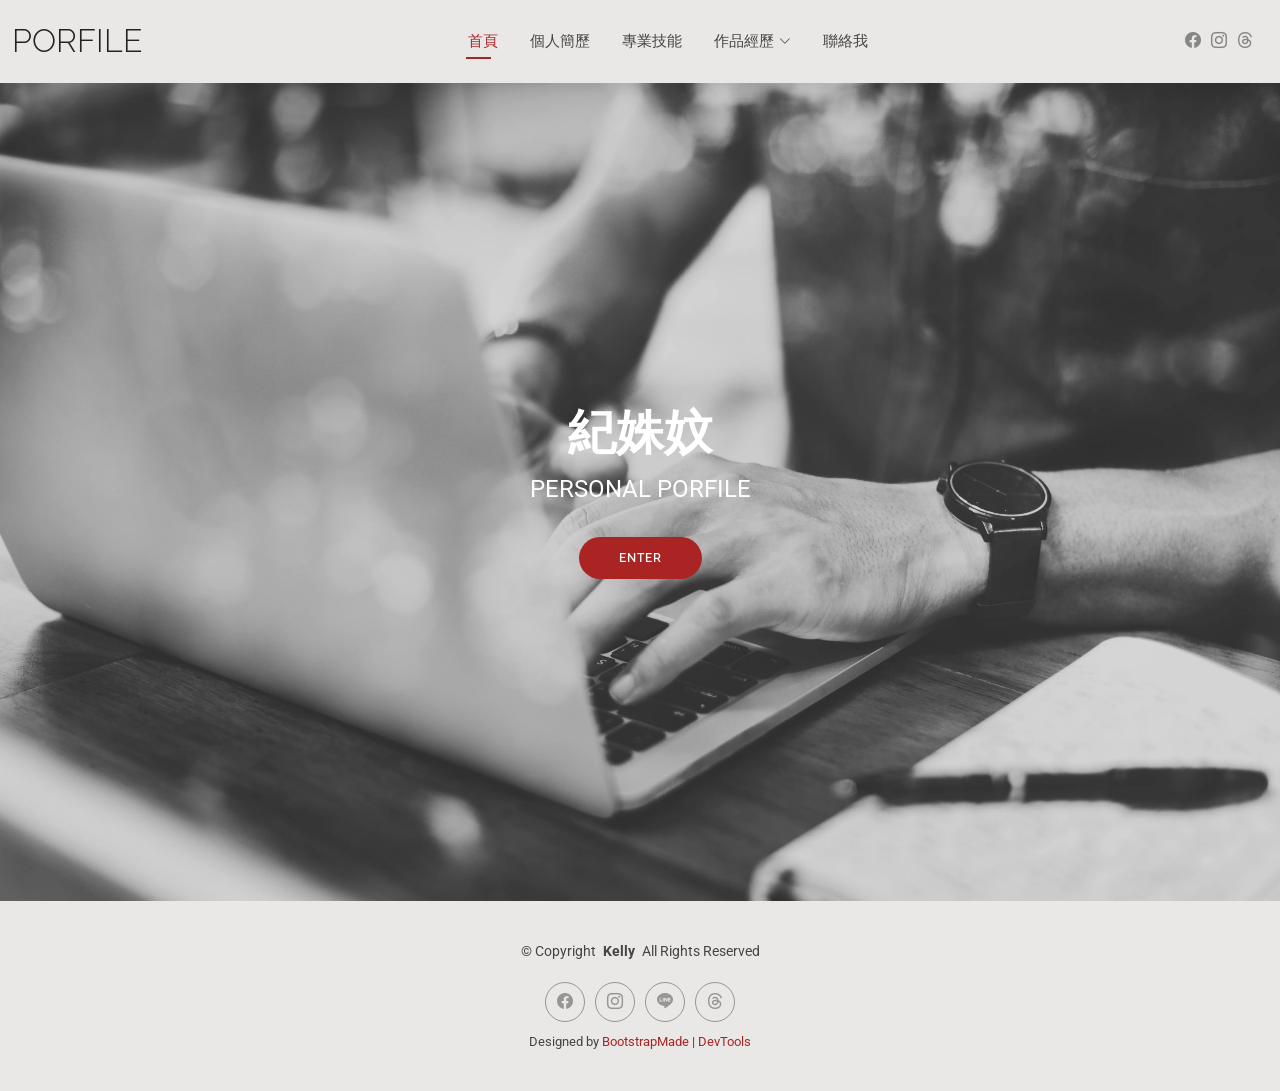
<file: index.html>
<!DOCTYPE html>
<html lang="th-Hant">

<head>
  <meta charset="utf-8">
  <meta content="width=device-width, initial-scale=1.0" name="viewport">
  <title>Index - chishuwen</title>
  <meta name="description" content="中興大學">
  <meta name="keywords" content="">

  <!-- Favicons -->
  <link href="assets/img/favicon.png" rel="icon">
  <link href="assets/img/apple-touch-icon.png" rel="apple-touch-icon">

  <!-- Fonts -->
  <link href="https://fonts.googleapis.com" rel="preconnect">
  <link href="https://fonts.gstatic.com" rel="preconnect" crossorigin>
  <link href="https://fonts.googleapis.com/css2?family=Roboto:ital,wght@0,100;0,300;0,400;0,500;0,700;0,900;1,100;1,300;1,400;1,500;1,700;1,900&family=Poppins:ital,wght@0,100;0,200;0,300;0,400;0,500;0,600;0,700;0,800;0,900;1,100;1,200;1,300;1,400;1,500;1,600;1,700;1,800;1,900&family=Raleway:ital,wght@0,100;0,200;0,300;0,400;0,500;0,600;0,700;0,800;0,900;1,100;1,200;1,300;1,400;1,500;1,600;1,700;1,800;1,900&display=swap" rel="stylesheet">

  <!-- Vendor CSS Files -->
  <link href="assets/vendor/bootstrap/css/bootstrap.min.css" rel="stylesheet">
  <link href="assets/vendor/bootstrap-icons/bootstrap-icons.css" rel="stylesheet">
  <link href="assets/vendor/aos/aos.css" rel="stylesheet">
  <link href="assets/vendor/swiper/swiper-bundle.min.css" rel="stylesheet">
  <link href="assets/vendor/glightbox/css/glightbox.min.css" rel="stylesheet">

  <!-- Main CSS File -->
  <link href="assets/css/main.css" rel="stylesheet">

  <!-- =======================================================
  * Template Name: Kelly
  * Template URL: https://bootstrapmade.com/kelly-free-bootstrap-cv-resume-html-template/
  * Updated: Aug 07 2024 with Bootstrap v5.3.3
  * Author: BootstrapMade.com
  * License: https://bootstrapmade.com/license/
  ======================================================== -->
</head>

<body class="index-page">

  <header id="header" class="header d-flex align-items-center light-background sticky-top">
    <div class="container-fluid position-relative d-flex align-items-center justify-content-between">

      <a href="index.html" class="logo d-flex align-items-center me-auto me-xl-0">
        <!-- Uncomment the line below if you also wish to use an image logo -->
        <!-- <img src="assets/img/logo.png" alt=""> -->
        <h1 class="sitename">Porfile</h1>
      </a>

      <nav id="navmenu" class="navmenu">
        <ul>
          <li><a href="index.html" class="active">首頁</a></li>
          <li><a href="about.html">個人簡歷</a></li>
          <li><a href="resume.html">專業技能</a></li>
          <!--<li><a href="services.html">Services</a></li>-->
          <!--<li><a href="portfolio.html">Portfolio</a></li> -->
          <li class="dropdown"><a href="#"><span>作品經歷</span> <i class="bi bi-chevron-down toggle-dropdown"></i></a>
            <ul>
              <li><a href="#">導覽帶領</a></li>
              <li class="dropdown"><a href="#"><span>活動策劃</span> <i class="bi bi-chevron-down toggle-dropdown"></i></a>
                <ul>
                  <li><a href="#">舊城文化</a></li>
                  <li><a href="#">社團企劃</a></li>
                  <!--<li><a href="#">課程帶領</a></li>-->
                  <!--<li><a href="#">Deep Dropdown 4</a></li>
                  <li><a href="#">Deep Dropdown 5</a></li> -->
                </ul>
              </li>
              <li><a href="#">社群行銷</a></li>
              <li><a href="#">刊物製作</a></li>
              <li><a href="#">其他經歷</a></li>
            </ul>
          </li>
          <li><a href="contact.html">聯絡我</a></li>
        </ul>
        <i class="mobile-nav-toggle d-xl-none bi bi-list"></i>
      </nav>

      <div class="header-social-links">
        <a href="https://www.facebook.com/?locale=zh_TW" class="facebook"  target="_blank"><i class="bi bi-facebook"></i></a>
        <a href="https://www.instagram.com/" class="instagram" target="_blank"><i class="bi bi-instagram"></i></a>
        <a href="https://www.threads.com/?hl=zh-tw" class="threads" target="_blank"><i class="bi bi-threads"></i></a>
      </div>

    </div>
  </header>

  <main class="main">

    <!-- Hero Section -->
    <section id="hero" class="hero section">

      <img src="assets/img/hero-bg.webp" alt="" data-aos="fade-in">

      <div class="container text-center" data-aos="zoom-out" data-aos-delay="100">
        <div class="row justify-content-center">
          <div class="col-lg-8">
            <h2><font style="color: #fff;"> 紀姝妏</font></h2>
            <p>PERSONAL PORFILE</p>
            <a href="about.html" class="btn-get-started">ENTER</a>
          </div>
        </div>
      </div>

    </section><!-- /Hero Section -->

  </main>

  <footer id="footer" class="footer light-background">

    <div class="container">
      <div class="copyright text-center ">
        <p>© <span>Copyright</span> <strong class="px-1 sitename">Kelly</strong> <span>All Rights Reserved<br></span></p>
      </div>
      <div class="social-links d-flex justify-content-center">
        <a href="https://www.facebook.com/p/%E7%B4%80%E5%A7%9D%E5%A6%8F-100008472439171/" class="facebook"  target="_blank"><i class="bi bi-facebook"></i></a>
        <a href="https://www.instagram.com/asking04_25/"class="instagram"  target="_blank"><i class="bi bi-instagram"></i></a>
        <a href="https://www.line.me/tw/"class="instagram"  target="_blank"><i class="bi bi-line"></i></a>
        <a href="https://www.threads.com/?hl=zh-tw"class="threads"  target="_blank"><i class="bi bi-threads"></i></a>
      </div>
      <div class="credits">
        <!-- All the links in the footer should remain intact. -->
        <!-- You can delete the links only if you've purchased the pro version. -->
        <!-- Licensing information: https://bootstrapmade.com/license/ -->
        <!-- Purchase the pro version with working PHP/AJAX contact form: [buy-url] -->
        Designed by <a href="https://bootstrapmade.com/">BootstrapMade</a> | <a href="https://bootstrapmade.com/tools/">DevTools</a>
      </div>
    </div>

  </footer>

  <!-- Scroll Top -->
  <a href="#" id="scroll-top" class="scroll-top d-flex align-items-center justify-content-center"><i class="bi bi-arrow-up-short"></i></a>

  <!-- Preloader -->
  <div id="preloader"></div>

  <!-- Vendor JS Files -->
  <script src="assets/vendor/bootstrap/js/bootstrap.bundle.min.js"></script>
  <script src="assets/vendor/php-email-form/validate.js"></script>
  <script src="assets/vendor/aos/aos.js"></script>
  <script src="assets/vendor/waypoints/noframework.waypoints.js"></script>
  <script src="assets/vendor/purecounter/purecounter_vanilla.js"></script>
  <script src="assets/vendor/swiper/swiper-bundle.min.js"></script>
  <script src="assets/vendor/glightbox/js/glightbox.min.js"></script>
  <script src="assets/vendor/imagesloaded/imagesloaded.pkgd.min.js"></script>
  <script src="assets/vendor/isotope-layout/isotope.pkgd.min.js"></script>

  <!-- Main JS File -->
  <script src="assets/js/main.js"></script>

</body>

</html>
</file>
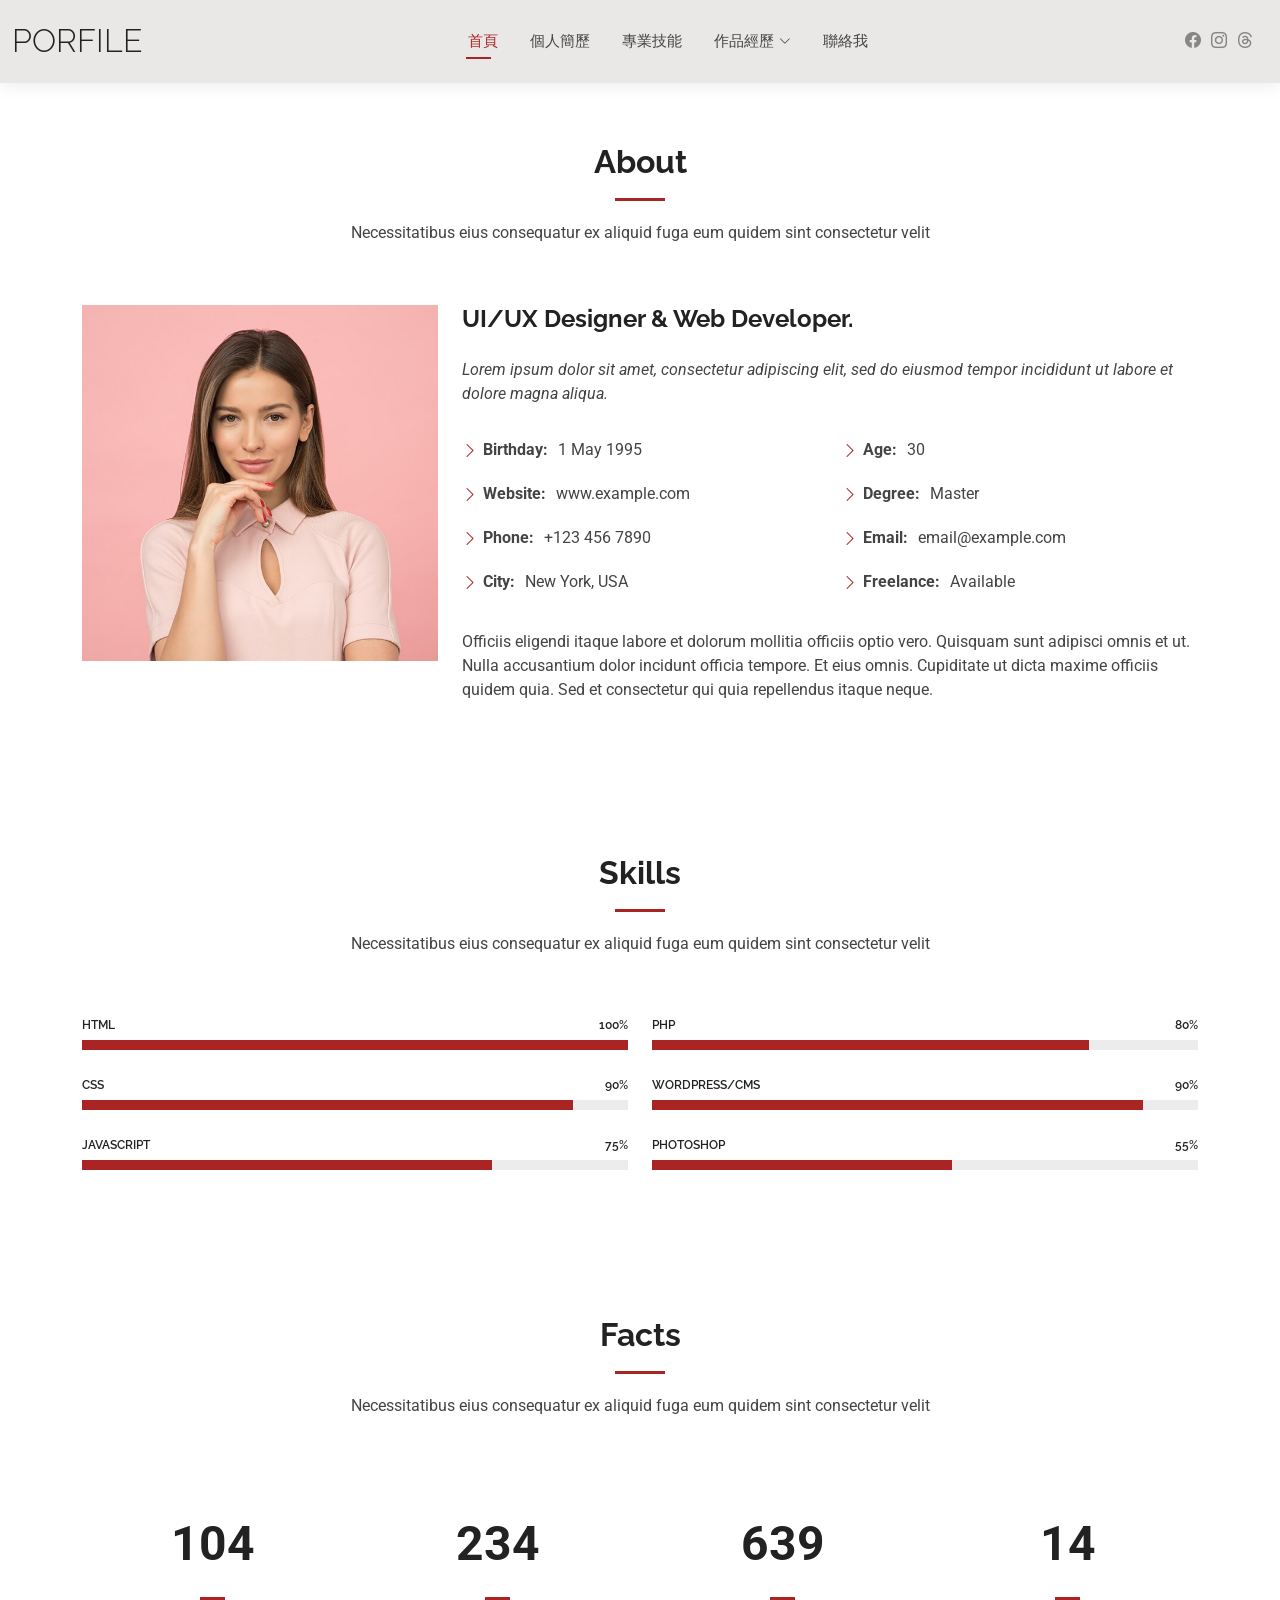
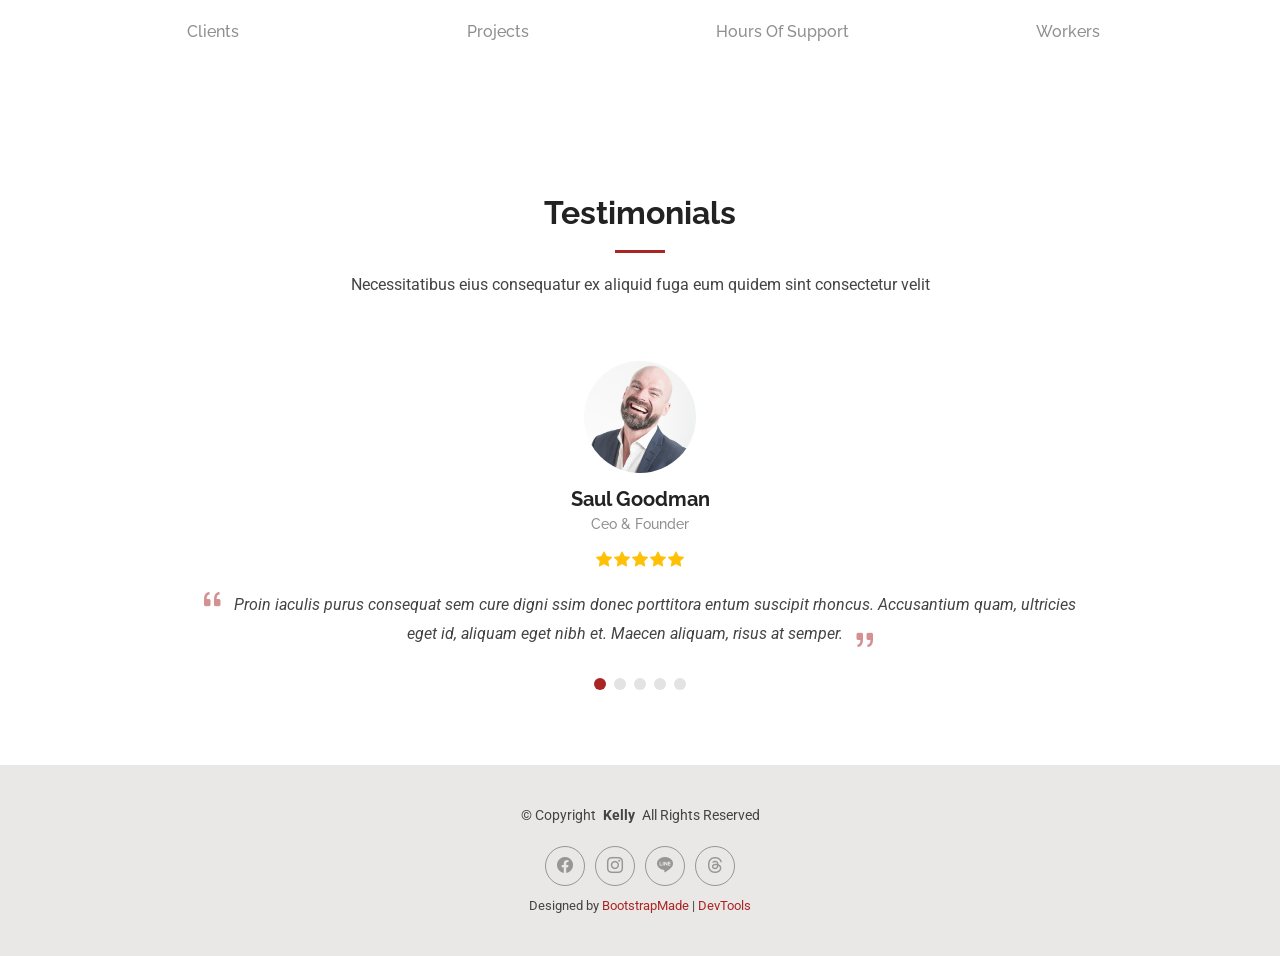
<file: about.html>
<!DOCTYPE html>
<html lang="en">

<head>
  <meta charset="utf-8">
  <meta content="width=device-width, initial-scale=1.0" name="viewport">
  <title>About - Kelly Bootstrap Template</title>
  <meta name="description" content="">
  <meta name="keywords" content="">

  <!-- Favicons -->
  <link href="assets/img/favicon.png" rel="icon">
  <link href="assets/img/apple-touch-icon.png" rel="apple-touch-icon">

  <!-- Fonts -->
  <link href="https://fonts.googleapis.com" rel="preconnect">
  <link href="https://fonts.gstatic.com" rel="preconnect" crossorigin>
  <link href="https://fonts.googleapis.com/css2?family=Roboto:ital,wght@0,100;0,300;0,400;0,500;0,700;0,900;1,100;1,300;1,400;1,500;1,700;1,900&family=Poppins:ital,wght@0,100;0,200;0,300;0,400;0,500;0,600;0,700;0,800;0,900;1,100;1,200;1,300;1,400;1,500;1,600;1,700;1,800;1,900&family=Raleway:ital,wght@0,100;0,200;0,300;0,400;0,500;0,600;0,700;0,800;0,900;1,100;1,200;1,300;1,400;1,500;1,600;1,700;1,800;1,900&display=swap" rel="stylesheet">

  <!-- Vendor CSS Files -->
  <link href="assets/vendor/bootstrap/css/bootstrap.min.css" rel="stylesheet">
  <link href="assets/vendor/bootstrap-icons/bootstrap-icons.css" rel="stylesheet">
  <link href="assets/vendor/aos/aos.css" rel="stylesheet">
  <link href="assets/vendor/swiper/swiper-bundle.min.css" rel="stylesheet">
  <link href="assets/vendor/glightbox/css/glightbox.min.css" rel="stylesheet">

  <!-- Main CSS File -->
  <link href="assets/css/main.css" rel="stylesheet">

  <!-- =======================================================
  * Template Name: Kelly
  * Template URL: https://bootstrapmade.com/kelly-free-bootstrap-cv-resume-html-template/
  * Updated: Aug 07 2024 with Bootstrap v5.3.3
  * Author: BootstrapMade.com
  * License: https://bootstrapmade.com/license/
  ======================================================== -->
</head>

<body class="about-page">

   <header id="header" class="header d-flex align-items-center light-background sticky-top">
    <div class="container-fluid position-relative d-flex align-items-center justify-content-between">

      <a href="index.html" class="logo d-flex align-items-center me-auto me-xl-0">
        <!-- Uncomment the line below if you also wish to use an image logo -->
        <!-- <img src="assets/img/logo.png" alt=""> -->
        <h1 class="sitename">Porfile</h1>
      </a>

      <nav id="navmenu" class="navmenu">
        <ul>
          <li><a href="index.html" class="active">首頁</a></li>
          <li><a href="about.html">個人簡歷</a></li>
          <li><a href="resume.html">專業技能</a></li>
          <!--<li><a href="services.html">Services</a></li>-->
          <!--<li><a href="portfolio.html">Portfolio</a></li> -->
          <li class="dropdown"><a href="#"><span>作品經歷</span> <i class="bi bi-chevron-down toggle-dropdown"></i></a>
            <ul>
              <li><a href="#">導覽帶領</a></li>
              <li class="dropdown"><a href="#"><span>活動策劃</span> <i class="bi bi-chevron-down toggle-dropdown"></i></a>
                <ul>
                  <li><a href="#">舊城文化</a></li>
                  <li><a href="#">社團企劃</a></li>
                  <!--<li><a href="#">課程帶領</a></li>-->
                  <!--<li><a href="#">Deep Dropdown 4</a></li>
                  <li><a href="#">Deep Dropdown 5</a></li> -->
                </ul>
              </li>
              <li><a href="#">社群行銷</a></li>
              <li><a href="#">刊物製作</a></li>
              <li><a href="#">其他經歷</a></li>
            </ul>
          </li>
          <li><a href="contact.html">聯絡我</a></li>
        </ul>
        <i class="mobile-nav-toggle d-xl-none bi bi-list"></i>
      </nav>

      <div class="header-social-links">
        <a href="https://www.facebook.com/?locale=zh_TW" class="facebook"  target="_blank"><i class="bi bi-facebook"></i></a>
        <a href="https://www.instagram.com/" class="instagram" target="_blank"><i class="bi bi-instagram"></i></a>
        <a href="https://www.threads.com/?hl=zh-tw" class="threads" target="_blank"><i class="bi bi-threads"></i></a>
      </div>

    </div>
  </header>

  <main class="main">

    <!-- About Section -->
    <section id="about" class="about section">

      <!-- Section Title -->
      <div class="container section-title" data-aos="fade-up">
        <h2>About</h2>
        <p>Necessitatibus eius consequatur ex aliquid fuga eum quidem sint consectetur velit</p>
      </div><!-- End Section Title -->

      <div class="container" data-aos="fade-up" data-aos-delay="100">

        <div class="row gy-4 justify-content-center">
          <div class="col-lg-4">
            <img src="assets/img/profile-img.jpg" class="img-fluid" alt="">
          </div>
          <div class="col-lg-8 content">
            <h2>UI/UX Designer &amp; Web Developer.</h2>
            <p class="fst-italic py-3">
              Lorem ipsum dolor sit amet, consectetur adipiscing elit, sed do eiusmod tempor incididunt ut labore et dolore
              magna aliqua.
            </p>
            <div class="row">
              <div class="col-lg-6">
                <ul>
                  <li><i class="bi bi-chevron-right"></i> <strong>Birthday:</strong> <span>1 May 1995</span></li>
                  <li><i class="bi bi-chevron-right"></i> <strong>Website:</strong> <span>www.example.com</span></li>
                  <li><i class="bi bi-chevron-right"></i> <strong>Phone:</strong> <span>+123 456 7890</span></li>
                  <li><i class="bi bi-chevron-right"></i> <strong>City:</strong> <span>New York, USA</span></li>
                </ul>
              </div>
              <div class="col-lg-6">
                <ul>
                  <li><i class="bi bi-chevron-right"></i> <strong>Age:</strong> <span>30</span></li>
                  <li><i class="bi bi-chevron-right"></i> <strong>Degree:</strong> <span>Master</span></li>
                  <li><i class="bi bi-chevron-right"></i> <strong>Email:</strong> <span>email@example.com</span></li>
                  <li><i class="bi bi-chevron-right"></i> <strong>Freelance:</strong> <span>Available</span></li>
                </ul>
              </div>
            </div>
            <p class="py-3">
              Officiis eligendi itaque labore et dolorum mollitia officiis optio vero. Quisquam sunt adipisci omnis et ut. Nulla accusantium dolor incidunt officia tempore. Et eius omnis.
              Cupiditate ut dicta maxime officiis quidem quia. Sed et consectetur qui quia repellendus itaque neque.
            </p>
          </div>
        </div>

      </div>

    </section><!-- /About Section -->

    <!-- Skills Section -->
    <section id="skills" class="skills section">

      <!-- Section Title -->
      <div class="container section-title" data-aos="fade-up">
        <h2>Skills</h2>
        <p>Necessitatibus eius consequatur ex aliquid fuga eum quidem sint consectetur velit</p>
      </div><!-- End Section Title -->

      <div class="container" data-aos="fade-up" data-aos-delay="100">

        <div class="row skills-content skills-animation">

          <div class="col-lg-6">

            <div class="progress">
              <span class="skill"><span>HTML</span> <i class="val">100%</i></span>
              <div class="progress-bar-wrap">
                <div class="progress-bar" role="progressbar" aria-valuenow="100" aria-valuemin="0" aria-valuemax="100"></div>
              </div>
            </div><!-- End Skills Item -->

            <div class="progress">
              <span class="skill"><span>CSS</span> <i class="val">90%</i></span>
              <div class="progress-bar-wrap">
                <div class="progress-bar" role="progressbar" aria-valuenow="90" aria-valuemin="0" aria-valuemax="100"></div>
              </div>
            </div><!-- End Skills Item -->

            <div class="progress">
              <span class="skill"><span>JavaScript</span> <i class="val">75%</i></span>
              <div class="progress-bar-wrap">
                <div class="progress-bar" role="progressbar" aria-valuenow="75" aria-valuemin="0" aria-valuemax="100"></div>
              </div>
            </div><!-- End Skills Item -->

          </div>

          <div class="col-lg-6">

            <div class="progress">
              <span class="skill"><span>PHP</span> <i class="val">80%</i></span>
              <div class="progress-bar-wrap">
                <div class="progress-bar" role="progressbar" aria-valuenow="80" aria-valuemin="0" aria-valuemax="100"></div>
              </div>
            </div><!-- End Skills Item -->

            <div class="progress">
              <span class="skill"><span>WordPress/CMS</span> <i class="val">90%</i></span>
              <div class="progress-bar-wrap">
                <div class="progress-bar" role="progressbar" aria-valuenow="90" aria-valuemin="0" aria-valuemax="100"></div>
              </div>
            </div><!-- End Skills Item -->

            <div class="progress">
              <span class="skill"><span>Photoshop</span> <i class="val">55%</i></span>
              <div class="progress-bar-wrap">
                <div class="progress-bar" role="progressbar" aria-valuenow="55" aria-valuemin="0" aria-valuemax="100"></div>
              </div>
            </div><!-- End Skills Item -->

          </div>

        </div>

      </div>

    </section><!-- /Skills Section -->

    <!-- Stats Section -->
    <section id="stats" class="stats section">

      <!-- Section Title -->
      <div class="container section-title" data-aos="fade-up">
        <h2>Facts</h2>
        <p>Necessitatibus eius consequatur ex aliquid fuga eum quidem sint consectetur velit</p>
      </div><!-- End Section Title -->

      <div class="container" data-aos="fade-up" data-aos-delay="100">

        <div class="row gy-4">

          <div class="col-lg-3 col-md-6">
            <div class="stats-item text-center w-100 h-100">
              <span data-purecounter-start="0" data-purecounter-end="232" data-purecounter-duration="1" class="purecounter"></span>
              <p>Clients</p>
            </div>
          </div><!-- End Stats Item -->

          <div class="col-lg-3 col-md-6">
            <div class="stats-item text-center w-100 h-100">
              <span data-purecounter-start="0" data-purecounter-end="521" data-purecounter-duration="1" class="purecounter"></span>
              <p>Projects</p>
            </div>
          </div><!-- End Stats Item -->

          <div class="col-lg-3 col-md-6">
            <div class="stats-item text-center w-100 h-100">
              <span data-purecounter-start="0" data-purecounter-end="1453" data-purecounter-duration="1" class="purecounter"></span>
              <p>Hours Of Support</p>
            </div>
          </div><!-- End Stats Item -->

          <div class="col-lg-3 col-md-6">
            <div class="stats-item text-center w-100 h-100">
              <span data-purecounter-start="0" data-purecounter-end="32" data-purecounter-duration="1" class="purecounter"></span>
              <p>Workers</p>
            </div>
          </div><!-- End Stats Item -->

        </div>

      </div>

    </section><!-- /Stats Section -->

    <!-- Testimonials Section -->
    <section id="testimonials" class="testimonials section">

      <!-- Section Title -->
      <div class="container section-title" data-aos="fade-up">
        <h2>Testimonials</h2>
        <p>Necessitatibus eius consequatur ex aliquid fuga eum quidem sint consectetur velit</p>
      </div><!-- End Section Title -->

      <div class="container" data-aos="fade-up" data-aos-delay="100">

        <div class="swiper init-swiper">
          <script type="application/json" class="swiper-config">
            {
              "loop": true,
              "speed": 600,
              "autoplay": {
                "delay": 5000
              },
              "slidesPerView": "auto",
              "pagination": {
                "el": ".swiper-pagination",
                "type": "bullets",
                "clickable": true
              }
            }
          </script>
          <div class="swiper-wrapper">

            <div class="swiper-slide">
              <div class="testimonial-item">
                <img src="assets/img/testimonials/testimonials-1.jpg" class="testimonial-img" alt="">
                <h3>Saul Goodman</h3>
                <h4>Ceo &amp; Founder</h4>
                <div class="stars">
                  <i class="bi bi-star-fill"></i><i class="bi bi-star-fill"></i><i class="bi bi-star-fill"></i><i class="bi bi-star-fill"></i><i class="bi bi-star-fill"></i>
                </div>
                <p>
                  <i class="bi bi-quote quote-icon-left"></i>
                  <span>Proin iaculis purus consequat sem cure digni ssim donec porttitora entum suscipit rhoncus. Accusantium quam, ultricies eget id, aliquam eget nibh et. Maecen aliquam, risus at semper.</span>
                  <i class="bi bi-quote quote-icon-right"></i>
                </p>
              </div>
            </div><!-- End testimonial item -->

            <div class="swiper-slide">
              <div class="testimonial-item">
                <img src="assets/img/testimonials/testimonials-2.jpg" class="testimonial-img" alt="">
                <h3>Sara Wilsson</h3>
                <h4>Designer</h4>
                <div class="stars">
                  <i class="bi bi-star-fill"></i><i class="bi bi-star-fill"></i><i class="bi bi-star-fill"></i><i class="bi bi-star-fill"></i><i class="bi bi-star-fill"></i>
                </div>
                <p>
                  <i class="bi bi-quote quote-icon-left"></i>
                  <span>Export tempor illum tamen malis malis eram quae irure esse labore quem cillum quid cillum eram malis quorum velit fore eram velit sunt aliqua noster fugiat irure amet legam anim culpa.</span>
                  <i class="bi bi-quote quote-icon-right"></i>
                </p>
              </div>
            </div><!-- End testimonial item -->

            <div class="swiper-slide">
              <div class="testimonial-item">
                <img src="assets/img/testimonials/testimonials-3.jpg" class="testimonial-img" alt="">
                <h3>Jena Karlis</h3>
                <h4>Store Owner</h4>
                <div class="stars">
                  <i class="bi bi-star-fill"></i><i class="bi bi-star-fill"></i><i class="bi bi-star-fill"></i><i class="bi bi-star-fill"></i><i class="bi bi-star-fill"></i>
                </div>
                <p>
                  <i class="bi bi-quote quote-icon-left"></i>
                  <span>Enim nisi quem export duis labore cillum quae magna enim sint quorum nulla quem veniam duis minim tempor labore quem eram duis noster aute amet eram fore quis sint minim.</span>
                  <i class="bi bi-quote quote-icon-right"></i>
                </p>
              </div>
            </div><!-- End testimonial item -->

            <div class="swiper-slide">
              <div class="testimonial-item">
                <img src="assets/img/testimonials/testimonials-4.jpg" class="testimonial-img" alt="">
                <h3>Matt Brandon</h3>
                <h4>Freelancer</h4>
                <div class="stars">
                  <i class="bi bi-star-fill"></i><i class="bi bi-star-fill"></i><i class="bi bi-star-fill"></i><i class="bi bi-star-fill"></i><i class="bi bi-star-fill"></i>
                </div>
                <p>
                  <i class="bi bi-quote quote-icon-left"></i>
                  <span>Fugiat enim eram quae cillum dolore dolor amet nulla culpa multos export minim fugiat minim velit minim dolor enim duis veniam ipsum anim magna sunt elit fore quem dolore labore illum veniam.</span>
                  <i class="bi bi-quote quote-icon-right"></i>
                </p>
              </div>
            </div><!-- End testimonial item -->

            <div class="swiper-slide">
              <div class="testimonial-item">
                <img src="assets/img/testimonials/testimonials-5.jpg" class="testimonial-img" alt="">
                <h3>John Larson</h3>
                <h4>Entrepreneur</h4>
                <div class="stars">
                  <i class="bi bi-star-fill"></i><i class="bi bi-star-fill"></i><i class="bi bi-star-fill"></i><i class="bi bi-star-fill"></i><i class="bi bi-star-fill"></i>
                </div>
                <p>
                  <i class="bi bi-quote quote-icon-left"></i>
                  <span>Quis quorum aliqua sint quem legam fore sunt eram irure aliqua veniam tempor noster veniam enim culpa labore duis sunt culpa nulla illum cillum fugiat legam esse veniam culpa fore nisi cillum quid.</span>
                  <i class="bi bi-quote quote-icon-right"></i>
                </p>
              </div>
            </div><!-- End testimonial item -->

          </div>
          <div class="swiper-pagination"></div>
        </div>

      </div>

    </section><!-- /Testimonials Section -->

  </main>

 <footer id="footer" class="footer light-background">

    <div class="container">
      <div class="copyright text-center ">
        <p>© <span>Copyright</span> <strong class="px-1 sitename">Kelly</strong> <span>All Rights Reserved<br></span></p>
      </div>
      <div class="social-links d-flex justify-content-center">
        <a href="https://www.facebook.com/p/%E7%B4%80%E5%A7%9D%E5%A6%8F-100008472439171/" class="facebook"  target="_blank"><i class="bi bi-facebook"></i></a>
        <a href="https://www.instagram.com/asking04_25/"class="instagram"  target="_blank"><i class="bi bi-instagram"></i></a>
        <a href="https://www.line.me/tw/"class="instagram"  target="_blank"><i class="bi bi-line"></i></a>
        <a href="https://www.threads.com/?hl=zh-tw"class="threads"  target="_blank"><i class="bi bi-threads"></i></a>
      </div>
      <div class="credits">
        <!-- All the links in the footer should remain intact. -->
        <!-- You can delete the links only if you've purchased the pro version. -->
        <!-- Licensing information: https://bootstrapmade.com/license/ -->
        <!-- Purchase the pro version with working PHP/AJAX contact form: [buy-url] -->
        Designed by <a href="https://bootstrapmade.com/">BootstrapMade</a> | <a href="https://bootstrapmade.com/tools/">DevTools</a>
      </div>
    </div>

  </footer>

  <!-- Scroll Top -->
  <a href="#" id="scroll-top" class="scroll-top d-flex align-items-center justify-content-center"><i class="bi bi-arrow-up-short"></i></a>

  <!-- Preloader -->
  <div id="preloader"></div>

  <!-- Vendor JS Files -->
  <script src="assets/vendor/bootstrap/js/bootstrap.bundle.min.js"></script>
  <script src="assets/vendor/php-email-form/validate.js"></script>
  <script src="assets/vendor/aos/aos.js"></script>
  <script src="assets/vendor/waypoints/noframework.waypoints.js"></script>
  <script src="assets/vendor/purecounter/purecounter_vanilla.js"></script>
  <script src="assets/vendor/swiper/swiper-bundle.min.js"></script>
  <script src="assets/vendor/glightbox/js/glightbox.min.js"></script>
  <script src="assets/vendor/imagesloaded/imagesloaded.pkgd.min.js"></script>
  <script src="assets/vendor/isotope-layout/isotope.pkgd.min.js"></script>

  <!-- Main JS File -->
  <script src="assets/js/main.js"></script>

</body>

</html>
</file>
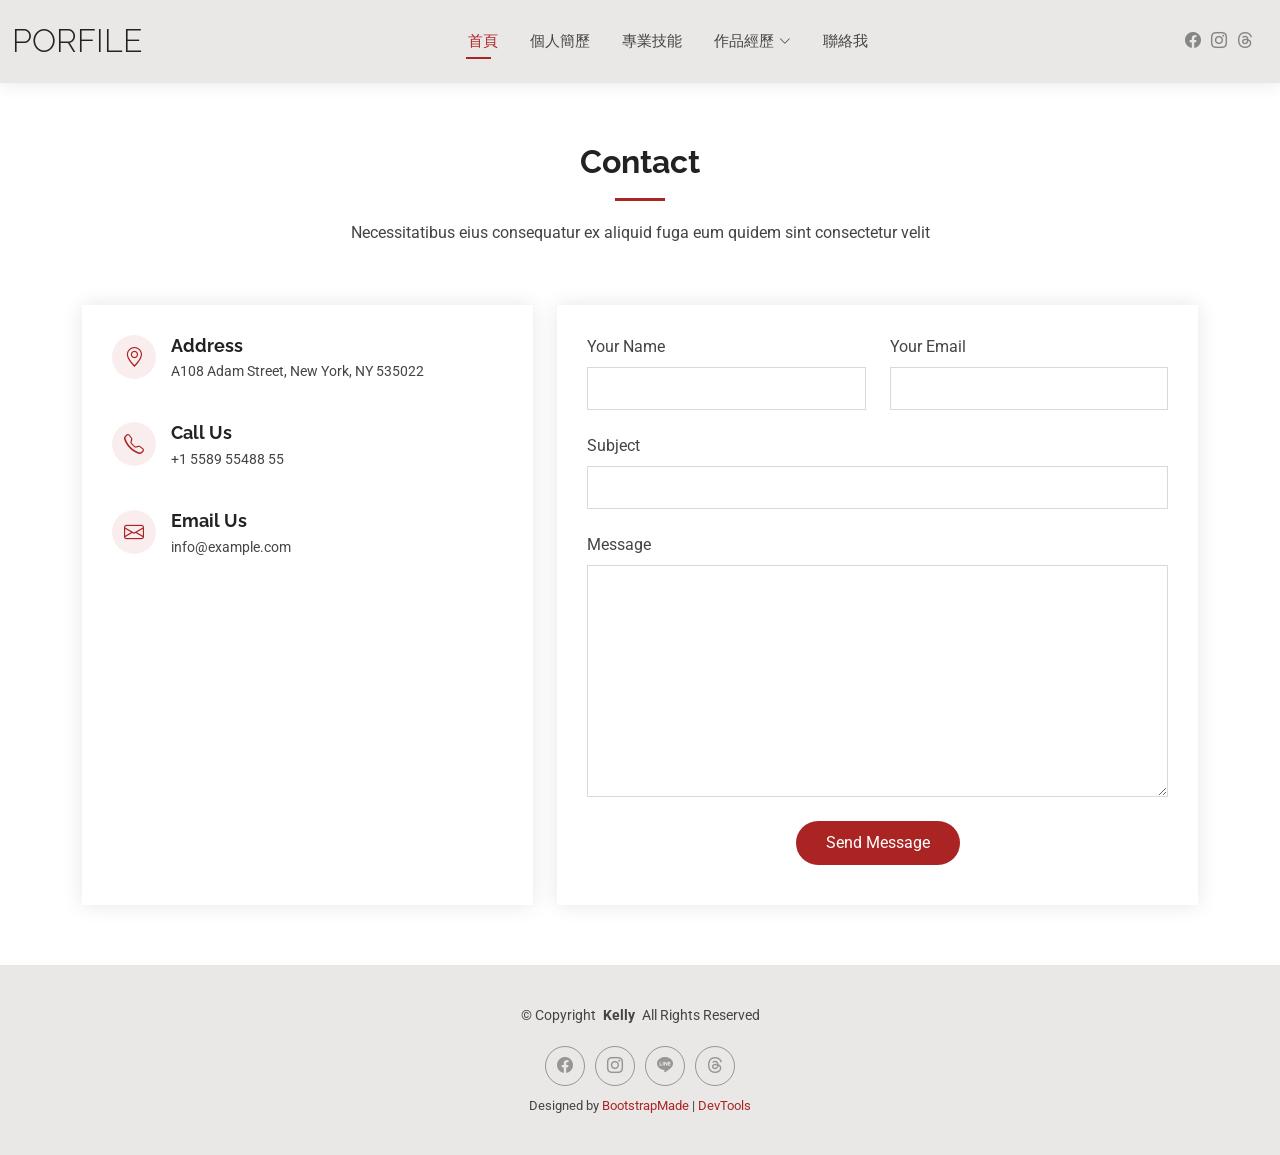
<file: contact.html>
<!DOCTYPE html>
<html lang="en">

<head>
  <meta charset="utf-8">
  <meta content="width=device-width, initial-scale=1.0" name="viewport">
  <title>Contact - Kelly Bootstrap Template</title>
  <meta name="description" content="">
  <meta name="keywords" content="">

  <!-- Favicons -->
  <link href="assets/img/favicon.png" rel="icon">
  <link href="assets/img/apple-touch-icon.png" rel="apple-touch-icon">

  <!-- Fonts -->
  <link href="https://fonts.googleapis.com" rel="preconnect">
  <link href="https://fonts.gstatic.com" rel="preconnect" crossorigin>
  <link href="https://fonts.googleapis.com/css2?family=Roboto:ital,wght@0,100;0,300;0,400;0,500;0,700;0,900;1,100;1,300;1,400;1,500;1,700;1,900&family=Poppins:ital,wght@0,100;0,200;0,300;0,400;0,500;0,600;0,700;0,800;0,900;1,100;1,200;1,300;1,400;1,500;1,600;1,700;1,800;1,900&family=Raleway:ital,wght@0,100;0,200;0,300;0,400;0,500;0,600;0,700;0,800;0,900;1,100;1,200;1,300;1,400;1,500;1,600;1,700;1,800;1,900&display=swap" rel="stylesheet">

  <!-- Vendor CSS Files -->
  <link href="assets/vendor/bootstrap/css/bootstrap.min.css" rel="stylesheet">
  <link href="assets/vendor/bootstrap-icons/bootstrap-icons.css" rel="stylesheet">
  <link href="assets/vendor/aos/aos.css" rel="stylesheet">
  <link href="assets/vendor/swiper/swiper-bundle.min.css" rel="stylesheet">
  <link href="assets/vendor/glightbox/css/glightbox.min.css" rel="stylesheet">

  <!-- Main CSS File -->
  <link href="assets/css/main.css" rel="stylesheet">

  <!-- =======================================================
  * Template Name: Kelly
  * Template URL: https://bootstrapmade.com/kelly-free-bootstrap-cv-resume-html-template/
  * Updated: Aug 07 2024 with Bootstrap v5.3.3
  * Author: BootstrapMade.com
  * License: https://bootstrapmade.com/license/
  ======================================================== -->
</head>

<body class="contact-page">

  <header id="header" class="header d-flex align-items-center light-background sticky-top">
    <div class="container-fluid position-relative d-flex align-items-center justify-content-between">

      <a href="index.html" class="logo d-flex align-items-center me-auto me-xl-0">
        <!-- Uncomment the line below if you also wish to use an image logo -->
        <!-- <img src="assets/img/logo.png" alt=""> -->
        <h1 class="sitename">Porfile</h1>
      </a>

      <nav id="navmenu" class="navmenu">
        <ul>
          <li><a href="index.html" class="active">首頁</a></li>
          <li><a href="about.html">個人簡歷</a></li>
          <li><a href="resume.html">專業技能</a></li>
          <!--<li><a href="services.html">Services</a></li>-->
          <!--<li><a href="portfolio.html">Portfolio</a></li> -->
          <li class="dropdown"><a href="#"><span>作品經歷</span> <i class="bi bi-chevron-down toggle-dropdown"></i></a>
            <ul>
              <li><a href="#">導覽帶領</a></li>
              <li class="dropdown"><a href="#"><span>活動策劃</span> <i class="bi bi-chevron-down toggle-dropdown"></i></a>
                <ul>
                  <li><a href="#">舊城文化</a></li>
                  <li><a href="#">社團企劃</a></li>
                  <!--<li><a href="#">課程帶領</a></li>-->
                  <!--<li><a href="#">Deep Dropdown 4</a></li>
                  <li><a href="#">Deep Dropdown 5</a></li> -->
                </ul>
              </li>
              <li><a href="#">社群行銷</a></li>
              <li><a href="#">刊物製作</a></li>
              <li><a href="#">其他經歷</a></li>
            </ul>
          </li>
          <li><a href="contact.html">聯絡我</a></li>
        </ul>
        <i class="mobile-nav-toggle d-xl-none bi bi-list"></i>
      </nav>

      <div class="header-social-links">
        <a href="https://www.facebook.com/?locale=zh_TW" class="facebook"  target="_blank"><i class="bi bi-facebook"></i></a>
        <a href="https://www.instagram.com/" class="instagram" target="_blank"><i class="bi bi-instagram"></i></a>
        <a href="https://www.threads.com/?hl=zh-tw" class="threads" target="_blank"><i class="bi bi-threads"></i></a>
      </div>

    </div>
  </header>

  <main class="main">

    <!-- Contact Section -->
    <section id="contact" class="contact section">

      <!-- Section Title -->
      <div class="container section-title" data-aos="fade-up">
        <h2>Contact</h2>
        <p>Necessitatibus eius consequatur ex aliquid fuga eum quidem sint consectetur velit</p>
      </div><!-- End Section Title -->

      <div class="container" data-aos="fade-up" data-aos-delay="100">

        <div class="row gy-4">

          <div class="col-lg-5">

            <div class="info-wrap">
              <div class="info-item d-flex" data-aos="fade-up" data-aos-delay="200">
                <i class="bi bi-geo-alt flex-shrink-0"></i>
                <div>
                  <h3>Address</h3>
                  <p>A108 Adam Street, New York, NY 535022</p>
                </div>
              </div><!-- End Info Item -->

              <div class="info-item d-flex" data-aos="fade-up" data-aos-delay="300">
                <i class="bi bi-telephone flex-shrink-0"></i>
                <div>
                  <h3>Call Us</h3>
                  <p>+1 5589 55488 55</p>
                </div>
              </div><!-- End Info Item -->

              <div class="info-item d-flex" data-aos="fade-up" data-aos-delay="400">
                <i class="bi bi-envelope flex-shrink-0"></i>
                <div>
                  <h3>Email Us</h3>
                  <p>info@example.com</p>
                </div>
              </div><!-- End Info Item -->

              <iframe src="https://www.google.com/maps/embed?pb=!1m14!1m8!1m3!1d48389.78314118045!2d-74.006138!3d40.710059!3m2!1i1024!2i768!4f13.1!3m3!1m2!1s0x89c25a22a3bda30d%3A0xb89d1fe6bc499443!2sDowntown%20Conference%20Center!5e0!3m2!1sen!2sus!4v1676961268712!5m2!1sen!2sus" frameborder="0" style="border:0; width: 100%; height: 270px;" allowfullscreen="" loading="lazy" referrerpolicy="no-referrer-when-downgrade"></iframe>
            </div>
          </div>

          <div class="col-lg-7">
            <form action="forms/contact.php" method="post" class="php-email-form" data-aos="fade-up" data-aos-delay="200">
              <div class="row gy-4">

                <div class="col-md-6">
                  <label for="name-field" class="pb-2">Your Name</label>
                  <input type="text" name="name" id="name-field" class="form-control" required="">
                </div>

                <div class="col-md-6">
                  <label for="email-field" class="pb-2">Your Email</label>
                  <input type="email" class="form-control" name="email" id="email-field" required="">
                </div>

                <div class="col-md-12">
                  <label for="subject-field" class="pb-2">Subject</label>
                  <input type="text" class="form-control" name="subject" id="subject-field" required="">
                </div>

                <div class="col-md-12">
                  <label for="message-field" class="pb-2">Message</label>
                  <textarea class="form-control" name="message" rows="10" id="message-field" required=""></textarea>
                </div>

                <div class="col-md-12 text-center">
                  <div class="loading">Loading</div>
                  <div class="error-message"></div>
                  <div class="sent-message">Your message has been sent. Thank you!</div>

                  <button type="submit">Send Message</button>
                </div>

              </div>
            </form>
          </div><!-- End Contact Form -->

        </div>

      </div>

    </section><!-- /Contact Section -->

  </main>

 <footer id="footer" class="footer light-background">

    <div class="container">
      <div class="copyright text-center ">
        <p>© <span>Copyright</span> <strong class="px-1 sitename">Kelly</strong> <span>All Rights Reserved<br></span></p>
      </div>
      <div class="social-links d-flex justify-content-center">
        <a href="https://www.facebook.com/p/%E7%B4%80%E5%A7%9D%E5%A6%8F-100008472439171/" class="facebook"  target="_blank"><i class="bi bi-facebook"></i></a>
        <a href="https://www.instagram.com/asking04_25/"class="instagram"  target="_blank"><i class="bi bi-instagram"></i></a>
        <a href="https://www.line.me/tw/"class="instagram"  target="_blank"><i class="bi bi-line"></i></a>
        <a href="https://www.threads.com/?hl=zh-tw"class="threads"  target="_blank"><i class="bi bi-threads"></i></a>
      </div>
      <div class="credits">
        <!-- All the links in the footer should remain intact. -->
        <!-- You can delete the links only if you've purchased the pro version. -->
        <!-- Licensing information: https://bootstrapmade.com/license/ -->
        <!-- Purchase the pro version with working PHP/AJAX contact form: [buy-url] -->
        Designed by <a href="https://bootstrapmade.com/">BootstrapMade</a> | <a href="https://bootstrapmade.com/tools/">DevTools</a>
      </div>
    </div>

  </footer>

  <!-- Scroll Top -->
  <a href="#" id="scroll-top" class="scroll-top d-flex align-items-center justify-content-center"><i class="bi bi-arrow-up-short"></i></a>

  <!-- Preloader -->
  <div id="preloader"></div>

  <!-- Vendor JS Files -->
  <script src="assets/vendor/bootstrap/js/bootstrap.bundle.min.js"></script>
  <script src="assets/vendor/php-email-form/validate.js"></script>
  <script src="assets/vendor/aos/aos.js"></script>
  <script src="assets/vendor/waypoints/noframework.waypoints.js"></script>
  <script src="assets/vendor/purecounter/purecounter_vanilla.js"></script>
  <script src="assets/vendor/swiper/swiper-bundle.min.js"></script>
  <script src="assets/vendor/glightbox/js/glightbox.min.js"></script>
  <script src="assets/vendor/imagesloaded/imagesloaded.pkgd.min.js"></script>
  <script src="assets/vendor/isotope-layout/isotope.pkgd.min.js"></script>

  <!-- Main JS File -->
  <script src="assets/js/main.js"></script>

</body>

</html>
</file>
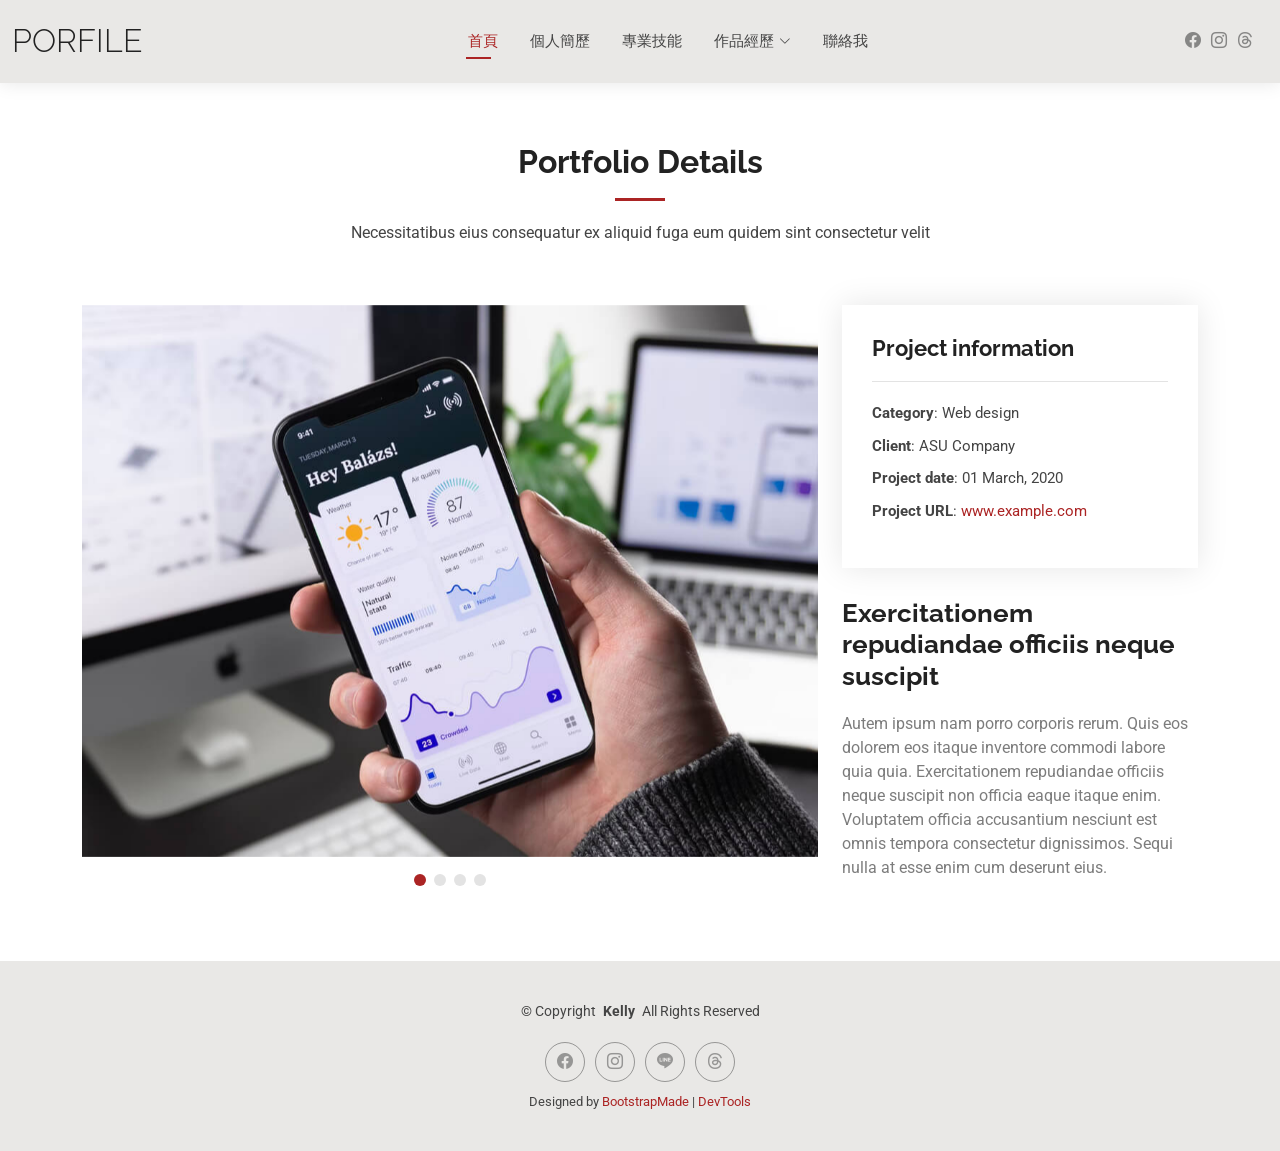
<file: portfolio-details.html>
<!DOCTYPE html>
<html lang="en">

<head>
  <meta charset="utf-8">
  <meta content="width=device-width, initial-scale=1.0" name="viewport">
  <title>Portfolio Details - Kelly Bootstrap Template</title>
  <meta name="description" content="">
  <meta name="keywords" content="">

  <!-- Favicons -->
  <link href="assets/img/favicon.png" rel="icon">
  <link href="assets/img/apple-touch-icon.png" rel="apple-touch-icon">

  <!-- Fonts -->
  <link href="https://fonts.googleapis.com" rel="preconnect">
  <link href="https://fonts.gstatic.com" rel="preconnect" crossorigin>
  <link href="https://fonts.googleapis.com/css2?family=Roboto:ital,wght@0,100;0,300;0,400;0,500;0,700;0,900;1,100;1,300;1,400;1,500;1,700;1,900&family=Poppins:ital,wght@0,100;0,200;0,300;0,400;0,500;0,600;0,700;0,800;0,900;1,100;1,200;1,300;1,400;1,500;1,600;1,700;1,800;1,900&family=Raleway:ital,wght@0,100;0,200;0,300;0,400;0,500;0,600;0,700;0,800;0,900;1,100;1,200;1,300;1,400;1,500;1,600;1,700;1,800;1,900&display=swap" rel="stylesheet">

  <!-- Vendor CSS Files -->
  <link href="assets/vendor/bootstrap/css/bootstrap.min.css" rel="stylesheet">
  <link href="assets/vendor/bootstrap-icons/bootstrap-icons.css" rel="stylesheet">
  <link href="assets/vendor/aos/aos.css" rel="stylesheet">
  <link href="assets/vendor/swiper/swiper-bundle.min.css" rel="stylesheet">
  <link href="assets/vendor/glightbox/css/glightbox.min.css" rel="stylesheet">

  <!-- Main CSS File -->
  <link href="assets/css/main.css" rel="stylesheet">

  <!-- =======================================================
  * Template Name: Kelly
  * Template URL: https://bootstrapmade.com/kelly-free-bootstrap-cv-resume-html-template/
  * Updated: Aug 07 2024 with Bootstrap v5.3.3
  * Author: BootstrapMade.com
  * License: https://bootstrapmade.com/license/
  ======================================================== -->
</head>

<body class="portfolio-details-page">

   <header id="header" class="header d-flex align-items-center light-background sticky-top">
    <div class="container-fluid position-relative d-flex align-items-center justify-content-between">

      <a href="index.html" class="logo d-flex align-items-center me-auto me-xl-0">
        <!-- Uncomment the line below if you also wish to use an image logo -->
        <!-- <img src="assets/img/logo.png" alt=""> -->
        <h1 class="sitename">Porfile</h1>
      </a>

      <nav id="navmenu" class="navmenu">
        <ul>
          <li><a href="index.html" class="active">首頁</a></li>
          <li><a href="about.html">個人簡歷</a></li>
          <li><a href="resume.html">專業技能</a></li>
          <!--<li><a href="services.html">Services</a></li>-->
          <!--<li><a href="portfolio.html">Portfolio</a></li> -->
          <li class="dropdown"><a href="#"><span>作品經歷</span> <i class="bi bi-chevron-down toggle-dropdown"></i></a>
            <ul>
              <li><a href="#">導覽帶領</a></li>
              <li class="dropdown"><a href="#"><span>活動策劃</span> <i class="bi bi-chevron-down toggle-dropdown"></i></a>
                <ul>
                  <li><a href="#">舊城文化</a></li>
                  <li><a href="#">社團企劃</a></li>
                  <!--<li><a href="#">課程帶領</a></li>-->
                  <!--<li><a href="#">Deep Dropdown 4</a></li>
                  <li><a href="#">Deep Dropdown 5</a></li> -->
                </ul>
              </li>
              <li><a href="#">社群行銷</a></li>
              <li><a href="#">刊物製作</a></li>
              <li><a href="#">其他經歷</a></li>
            </ul>
          </li>
          <li><a href="contact.html">聯絡我</a></li>
        </ul>
        <i class="mobile-nav-toggle d-xl-none bi bi-list"></i>
      </nav>

      <div class="header-social-links">
        <a href="https://www.facebook.com/?locale=zh_TW" class="facebook"  target="_blank"><i class="bi bi-facebook"></i></a>
        <a href="https://www.instagram.com/" class="instagram" target="_blank"><i class="bi bi-instagram"></i></a>
        <a href="https://www.threads.com/?hl=zh-tw" class="threads" target="_blank"><i class="bi bi-threads"></i></a>
      </div>

    </div>
  </header>

  <main class="main">

    <!-- Portfolio Details Section -->
    <section id="portfolio-details" class="portfolio-details section">

      <!-- Section Title -->
      <div class="container section-title" data-aos="fade-up">
        <h2>Portfolio Details</h2>
        <p>Necessitatibus eius consequatur ex aliquid fuga eum quidem sint consectetur velit</p>
      </div><!-- End Section Title -->

      <div class="container" data-aos="fade-up" data-aos-delay="100">

        <div class="row gy-4">

          <div class="col-lg-8">
            <div class="portfolio-details-slider swiper init-swiper">

              <script type="application/json" class="swiper-config">
                {
                  "loop": true,
                  "speed": 600,
                  "autoplay": {
                    "delay": 5000
                  },
                  "slidesPerView": "auto",
                  "pagination": {
                    "el": ".swiper-pagination",
                    "type": "bullets",
                    "clickable": true
                  }
                }
              </script>

              <div class="swiper-wrapper align-items-center">

                <div class="swiper-slide">
                  <img src="assets/img/portfolio/app-1.jpg" alt="">
                </div>

                <div class="swiper-slide">
                  <img src="assets/img/portfolio/product-1.jpg" alt="">
                </div>

                <div class="swiper-slide">
                  <img src="assets/img/portfolio/branding-1.jpg" alt="">
                </div>

                <div class="swiper-slide">
                  <img src="assets/img/portfolio/books-1.jpg" alt="">
                </div>

              </div>
              <div class="swiper-pagination"></div>
            </div>
          </div>

          <div class="col-lg-4">
            <div class="portfolio-info" data-aos="fade-up" data-aos-delay="200">
              <h3>Project information</h3>
              <ul>
                <li><strong>Category</strong>: Web design</li>
                <li><strong>Client</strong>: ASU Company</li>
                <li><strong>Project date</strong>: 01 March, 2020</li>
                <li><strong>Project URL</strong>: <a href="#">www.example.com</a></li>
              </ul>
            </div>
            <div class="portfolio-description" data-aos="fade-up" data-aos-delay="300">
              <h2>Exercitationem repudiandae officiis neque suscipit</h2>
              <p>
                Autem ipsum nam porro corporis rerum. Quis eos dolorem eos itaque inventore commodi labore quia quia. Exercitationem repudiandae officiis neque suscipit non officia eaque itaque enim. Voluptatem officia accusantium nesciunt est omnis tempora consectetur dignissimos. Sequi nulla at esse enim cum deserunt eius.
              </p>
            </div>
          </div>

        </div>

      </div>

    </section><!-- /Portfolio Details Section -->

  </main>

 <footer id="footer" class="footer light-background">

    <div class="container">
      <div class="copyright text-center ">
        <p>© <span>Copyright</span> <strong class="px-1 sitename">Kelly</strong> <span>All Rights Reserved<br></span></p>
      </div>
      <div class="social-links d-flex justify-content-center">
        <a href="https://www.facebook.com/p/%E7%B4%80%E5%A7%9D%E5%A6%8F-100008472439171/" class="facebook"  target="_blank"><i class="bi bi-facebook"></i></a>
        <a href="https://www.instagram.com/asking04_25/"class="instagram"  target="_blank"><i class="bi bi-instagram"></i></a>
        <a href="https://www.line.me/tw/"class="instagram"  target="_blank"><i class="bi bi-line"></i></a>
        <a href="https://www.threads.com/?hl=zh-tw"class="threads"  target="_blank"><i class="bi bi-threads"></i></a>
      </div>
      <div class="credits">
        <!-- All the links in the footer should remain intact. -->
        <!-- You can delete the links only if you've purchased the pro version. -->
        <!-- Licensing information: https://bootstrapmade.com/license/ -->
        <!-- Purchase the pro version with working PHP/AJAX contact form: [buy-url] -->
        Designed by <a href="https://bootstrapmade.com/">BootstrapMade</a> | <a href="https://bootstrapmade.com/tools/">DevTools</a>
      </div>
    </div>

  </footer>

  <!-- Scroll Top -->
  <a href="#" id="scroll-top" class="scroll-top d-flex align-items-center justify-content-center"><i class="bi bi-arrow-up-short"></i></a>

  <!-- Preloader -->
  <div id="preloader"></div>

  <!-- Vendor JS Files -->
  <script src="assets/vendor/bootstrap/js/bootstrap.bundle.min.js"></script>
  <script src="assets/vendor/php-email-form/validate.js"></script>
  <script src="assets/vendor/aos/aos.js"></script>
  <script src="assets/vendor/waypoints/noframework.waypoints.js"></script>
  <script src="assets/vendor/purecounter/purecounter_vanilla.js"></script>
  <script src="assets/vendor/swiper/swiper-bundle.min.js"></script>
  <script src="assets/vendor/glightbox/js/glightbox.min.js"></script>
  <script src="assets/vendor/imagesloaded/imagesloaded.pkgd.min.js"></script>
  <script src="assets/vendor/isotope-layout/isotope.pkgd.min.js"></script>

  <!-- Main JS File -->
  <script src="assets/js/main.js"></script>

</body>

</html>
</file>
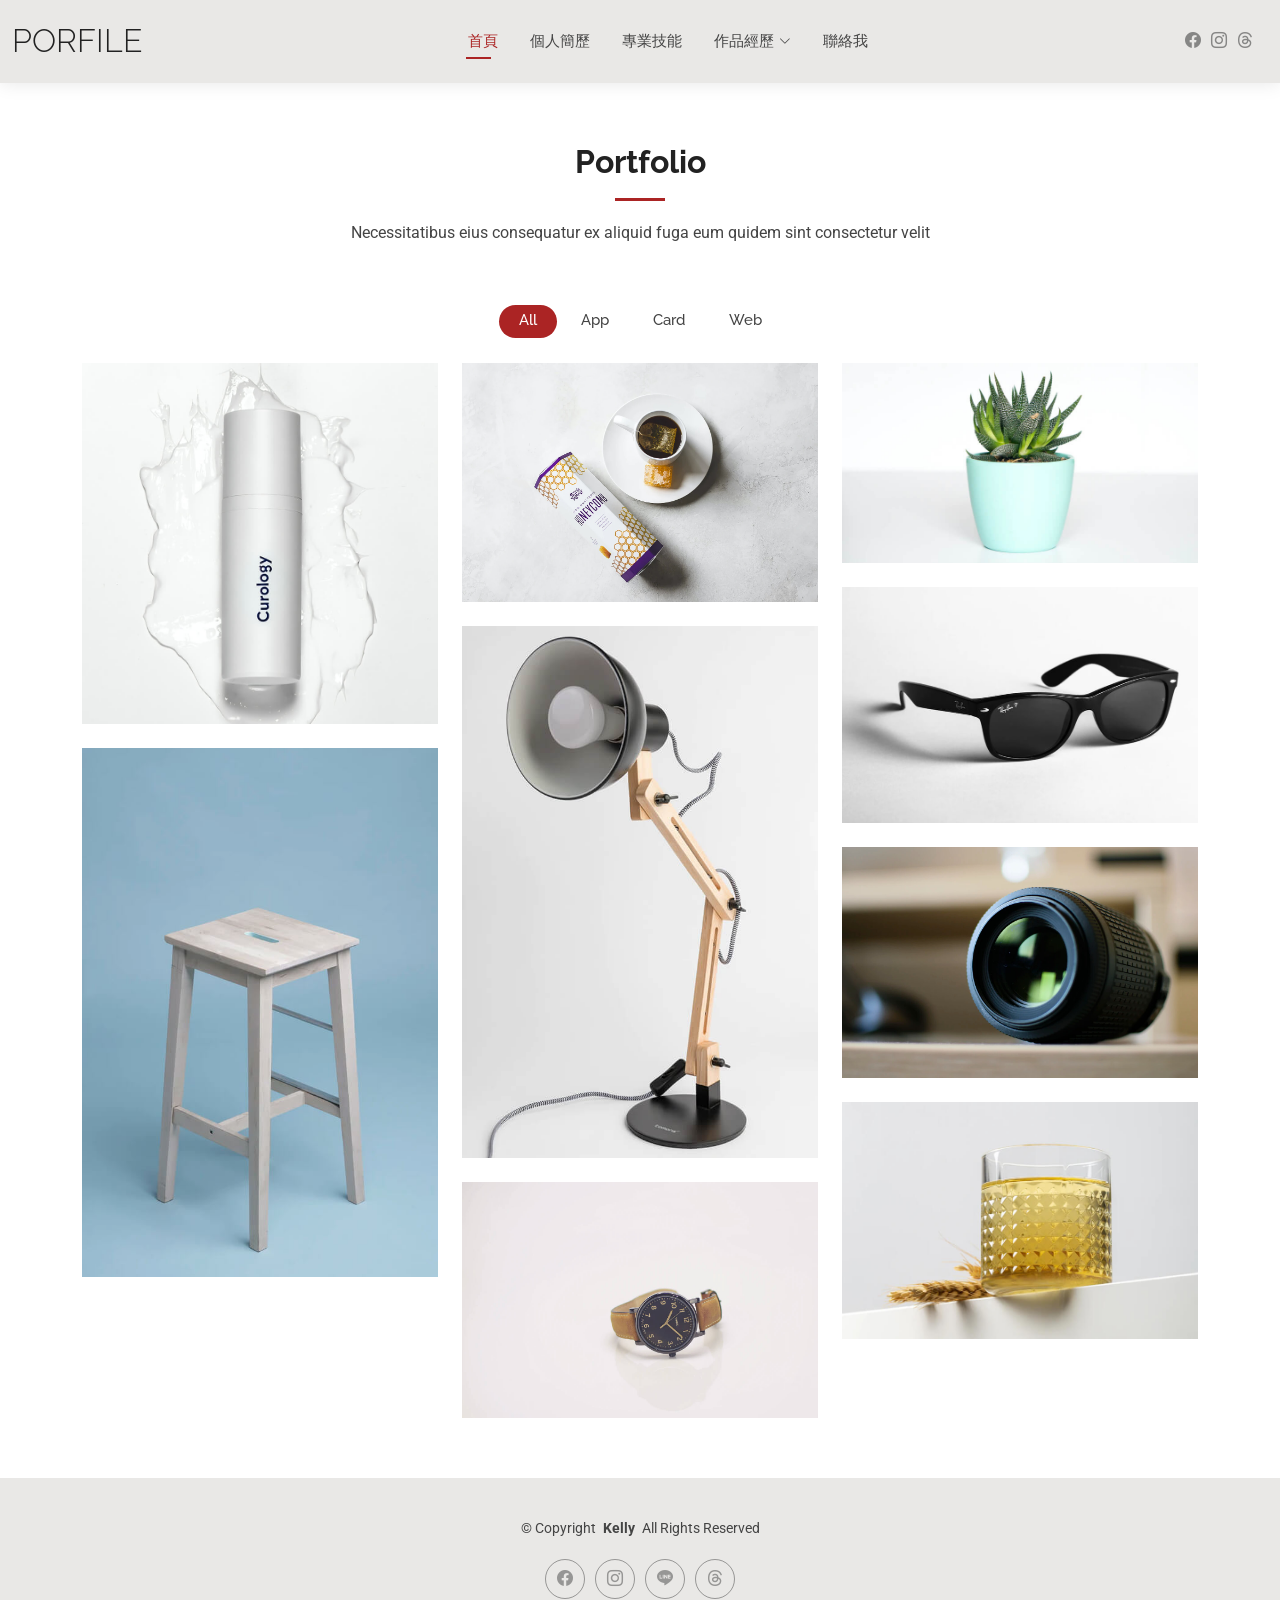
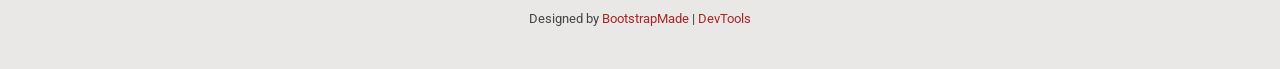
<file: portfolio.html>
<!DOCTYPE html>
<html lang="en">

<head>
  <meta charset="utf-8">
  <meta content="width=device-width, initial-scale=1.0" name="viewport">
  <title>Portfolio - Kelly Bootstrap Template</title>
  <meta name="description" content="">
  <meta name="keywords" content="">

  <!-- Favicons -->
  <link href="assets/img/favicon.png" rel="icon">
  <link href="assets/img/apple-touch-icon.png" rel="apple-touch-icon">

  <!-- Fonts -->
  <link href="https://fonts.googleapis.com" rel="preconnect">
  <link href="https://fonts.gstatic.com" rel="preconnect" crossorigin>
  <link href="https://fonts.googleapis.com/css2?family=Roboto:ital,wght@0,100;0,300;0,400;0,500;0,700;0,900;1,100;1,300;1,400;1,500;1,700;1,900&family=Poppins:ital,wght@0,100;0,200;0,300;0,400;0,500;0,600;0,700;0,800;0,900;1,100;1,200;1,300;1,400;1,500;1,600;1,700;1,800;1,900&family=Raleway:ital,wght@0,100;0,200;0,300;0,400;0,500;0,600;0,700;0,800;0,900;1,100;1,200;1,300;1,400;1,500;1,600;1,700;1,800;1,900&display=swap" rel="stylesheet">

  <!-- Vendor CSS Files -->
  <link href="assets/vendor/bootstrap/css/bootstrap.min.css" rel="stylesheet">
  <link href="assets/vendor/bootstrap-icons/bootstrap-icons.css" rel="stylesheet">
  <link href="assets/vendor/aos/aos.css" rel="stylesheet">
  <link href="assets/vendor/swiper/swiper-bundle.min.css" rel="stylesheet">
  <link href="assets/vendor/glightbox/css/glightbox.min.css" rel="stylesheet">

  <!-- Main CSS File -->
  <link href="assets/css/main.css" rel="stylesheet">

  <!-- =======================================================
  * Template Name: Kelly
  * Template URL: https://bootstrapmade.com/kelly-free-bootstrap-cv-resume-html-template/
  * Updated: Aug 07 2024 with Bootstrap v5.3.3
  * Author: BootstrapMade.com
  * License: https://bootstrapmade.com/license/
  ======================================================== -->
</head>

<body class="portfolio-page">

  <header id="header" class="header d-flex align-items-center light-background sticky-top">
    <div class="container-fluid position-relative d-flex align-items-center justify-content-between">

      <a href="index.html" class="logo d-flex align-items-center me-auto me-xl-0">
        <!-- Uncomment the line below if you also wish to use an image logo -->
        <!-- <img src="assets/img/logo.png" alt=""> -->
        <h1 class="sitename">Porfile</h1>
      </a>

      <nav id="navmenu" class="navmenu">
        <ul>
          <li><a href="index.html" class="active">首頁</a></li>
          <li><a href="about.html">個人簡歷</a></li>
          <li><a href="resume.html">專業技能</a></li>
          <!--<li><a href="services.html">Services</a></li>-->
          <!--<li><a href="portfolio.html">Portfolio</a></li> -->
          <li class="dropdown"><a href="#"><span>作品經歷</span> <i class="bi bi-chevron-down toggle-dropdown"></i></a>
            <ul>
              <li><a href="#">導覽帶領</a></li>
              <li class="dropdown"><a href="#"><span>活動策劃</span> <i class="bi bi-chevron-down toggle-dropdown"></i></a>
                <ul>
                  <li><a href="#">舊城文化</a></li>
                  <li><a href="#">社團企劃</a></li>
                  <!--<li><a href="#">課程帶領</a></li>-->
                  <!--<li><a href="#">Deep Dropdown 4</a></li>
                  <li><a href="#">Deep Dropdown 5</a></li> -->
                </ul>
              </li>
              <li><a href="#">社群行銷</a></li>
              <li><a href="#">刊物製作</a></li>
              <li><a href="#">其他經歷</a></li>
            </ul>
          </li>
          <li><a href="contact.html">聯絡我</a></li>
        </ul>
        <i class="mobile-nav-toggle d-xl-none bi bi-list"></i>
      </nav>

      <div class="header-social-links">
        <a href="https://www.facebook.com/?locale=zh_TW" class="facebook"  target="_blank"><i class="bi bi-facebook"></i></a>
        <a href="https://www.instagram.com/" class="instagram" target="_blank"><i class="bi bi-instagram"></i></a>
        <a href="https://www.threads.com/?hl=zh-tw" class="threads" target="_blank"><i class="bi bi-threads"></i></a>
      </div>

    </div>
  </header>

  <main class="main">

    <!-- Portfolio Section -->
    <section id="portfolio" class="portfolio section">

      <!-- Section Title -->
      <div class="container section-title" data-aos="fade-up">
        <h2>Portfolio</h2>
        <p>Necessitatibus eius consequatur ex aliquid fuga eum quidem sint consectetur velit</p>
      </div><!-- End Section Title -->

      <div class="container">

        <div class="isotope-layout" data-default-filter="*" data-layout="masonry" data-sort="original-order">

          <ul class="portfolio-filters isotope-filters" data-aos="fade-up" data-aos-delay="100">
            <li data-filter="*" class="filter-active">All</li>
            <li data-filter=".filter-app">App</li>
            <li data-filter=".filter-product">Card</li>
            <li data-filter=".filter-branding">Web</li>
          </ul><!-- End Portfolio Filters -->

          <div class="row gy-4 isotope-container" data-aos="fade-up" data-aos-delay="200">

            <div class="col-lg-4 col-md-6 portfolio-item isotope-item filter-app">
              <img src="assets/img/masonry-portfolio/masonry-portfolio-1.jpg" class="img-fluid" alt="">
              <div class="portfolio-info">
                <h4>App 1</h4>
                <p>Lorem ipsum, dolor sit</p>
                <a href="assets/img/masonry-portfolio/masonry-portfolio-1.jpg" title="App 1" data-gallery="portfolio-gallery-app" class="glightbox preview-link"><i class="bi bi-zoom-in"></i></a>
                <a href="portfolio-details.html" title="More Details" class="details-link"><i class="bi bi-link-45deg"></i></a>
              </div>
            </div><!-- End Portfolio Item -->

            <div class="col-lg-4 col-md-6 portfolio-item isotope-item filter-product">
              <img src="assets/img/masonry-portfolio/masonry-portfolio-2.jpg" class="img-fluid" alt="">
              <div class="portfolio-info">
                <h4>Product 1</h4>
                <p>Lorem ipsum, dolor sit</p>
                <a href="assets/img/masonry-portfolio/masonry-portfolio-2.jpg" title="Product 1" data-gallery="portfolio-gallery-product" class="glightbox preview-link"><i class="bi bi-zoom-in"></i></a>
                <a href="portfolio-details.html" title="More Details" class="details-link"><i class="bi bi-link-45deg"></i></a>
              </div>
            </div><!-- End Portfolio Item -->

            <div class="col-lg-4 col-md-6 portfolio-item isotope-item filter-branding">
              <img src="assets/img/masonry-portfolio/masonry-portfolio-3.jpg" class="img-fluid" alt="">
              <div class="portfolio-info">
                <h4>Branding 1</h4>
                <p>Lorem ipsum, dolor sit</p>
                <a href="assets/img/masonry-portfolio/masonry-portfolio-3.jpg" title="Branding 1" data-gallery="portfolio-gallery-branding" class="glightbox preview-link"><i class="bi bi-zoom-in"></i></a>
                <a href="portfolio-details.html" title="More Details" class="details-link"><i class="bi bi-link-45deg"></i></a>
              </div>
            </div><!-- End Portfolio Item -->

            <div class="col-lg-4 col-md-6 portfolio-item isotope-item filter-app">
              <img src="assets/img/masonry-portfolio/masonry-portfolio-4.jpg" class="img-fluid" alt="">
              <div class="portfolio-info">
                <h4>App 2</h4>
                <p>Lorem ipsum, dolor sit</p>
                <a href="assets/img/masonry-portfolio/masonry-portfolio-4.jpg" title="App 2" data-gallery="portfolio-gallery-app" class="glightbox preview-link"><i class="bi bi-zoom-in"></i></a>
                <a href="portfolio-details.html" title="More Details" class="details-link"><i class="bi bi-link-45deg"></i></a>
              </div>
            </div><!-- End Portfolio Item -->

            <div class="col-lg-4 col-md-6 portfolio-item isotope-item filter-product">
              <img src="assets/img/masonry-portfolio/masonry-portfolio-5.jpg" class="img-fluid" alt="">
              <div class="portfolio-info">
                <h4>Product 2</h4>
                <p>Lorem ipsum, dolor sit</p>
                <a href="assets/img/masonry-portfolio/masonry-portfolio-5.jpg" title="Product 2" data-gallery="portfolio-gallery-product" class="glightbox preview-link"><i class="bi bi-zoom-in"></i></a>
                <a href="portfolio-details.html" title="More Details" class="details-link"><i class="bi bi-link-45deg"></i></a>
              </div>
            </div><!-- End Portfolio Item -->

            <div class="col-lg-4 col-md-6 portfolio-item isotope-item filter-branding">
              <img src="assets/img/masonry-portfolio/masonry-portfolio-6.jpg" class="img-fluid" alt="">
              <div class="portfolio-info">
                <h4>Branding 2</h4>
                <p>Lorem ipsum, dolor sit</p>
                <a href="assets/img/masonry-portfolio/masonry-portfolio-6.jpg" title="Branding 2" data-gallery="portfolio-gallery-branding" class="glightbox preview-link"><i class="bi bi-zoom-in"></i></a>
                <a href="portfolio-details.html" title="More Details" class="details-link"><i class="bi bi-link-45deg"></i></a>
              </div>
            </div><!-- End Portfolio Item -->

            <div class="col-lg-4 col-md-6 portfolio-item isotope-item filter-app">
              <img src="assets/img/masonry-portfolio/masonry-portfolio-7.jpg" class="img-fluid" alt="">
              <div class="portfolio-info">
                <h4>App 3</h4>
                <p>Lorem ipsum, dolor sit</p>
                <a href="assets/img/masonry-portfolio/masonry-portfolio-7.jpg" title="App 3" data-gallery="portfolio-gallery-app" class="glightbox preview-link"><i class="bi bi-zoom-in"></i></a>
                <a href="portfolio-details.html" title="More Details" class="details-link"><i class="bi bi-link-45deg"></i></a>
              </div>
            </div><!-- End Portfolio Item -->

            <div class="col-lg-4 col-md-6 portfolio-item isotope-item filter-product">
              <img src="assets/img/masonry-portfolio/masonry-portfolio-8.jpg" class="img-fluid" alt="">
              <div class="portfolio-info">
                <h4>Product 3</h4>
                <p>Lorem ipsum, dolor sit</p>
                <a href="assets/img/masonry-portfolio/masonry-portfolio-8.jpg" title="Product 3" data-gallery="portfolio-gallery-product" class="glightbox preview-link"><i class="bi bi-zoom-in"></i></a>
                <a href="portfolio-details.html" title="More Details" class="details-link"><i class="bi bi-link-45deg"></i></a>
              </div>
            </div><!-- End Portfolio Item -->

            <div class="col-lg-4 col-md-6 portfolio-item isotope-item filter-branding">
              <img src="assets/img/masonry-portfolio/masonry-portfolio-9.jpg" class="img-fluid" alt="">
              <div class="portfolio-info">
                <h4>Branding 3</h4>
                <p>Lorem ipsum, dolor sit</p>
                <a href="assets/img/masonry-portfolio/masonry-portfolio-9.jpg" title="Branding 2" data-gallery="portfolio-gallery-branding" class="glightbox preview-link"><i class="bi bi-zoom-in"></i></a>
                <a href="portfolio-details.html" title="More Details" class="details-link"><i class="bi bi-link-45deg"></i></a>
              </div>
            </div><!-- End Portfolio Item -->

          </div><!-- End Portfolio Container -->

        </div>

      </div>

    </section><!-- /Portfolio Section -->

  </main>

 <footer id="footer" class="footer light-background">

    <div class="container">
      <div class="copyright text-center ">
        <p>© <span>Copyright</span> <strong class="px-1 sitename">Kelly</strong> <span>All Rights Reserved<br></span></p>
      </div>
      <div class="social-links d-flex justify-content-center">
        <a href="https://www.facebook.com/p/%E7%B4%80%E5%A7%9D%E5%A6%8F-100008472439171/" class="facebook"  target="_blank"><i class="bi bi-facebook"></i></a>
        <a href="https://www.instagram.com/asking04_25/"class="instagram"  target="_blank"><i class="bi bi-instagram"></i></a>
        <a href="https://www.line.me/tw/"class="instagram"  target="_blank"><i class="bi bi-line"></i></a>
        <a href="https://www.threads.com/?hl=zh-tw"class="threads"  target="_blank"><i class="bi bi-threads"></i></a>
      </div>
      <div class="credits">
        <!-- All the links in the footer should remain intact. -->
        <!-- You can delete the links only if you've purchased the pro version. -->
        <!-- Licensing information: https://bootstrapmade.com/license/ -->
        <!-- Purchase the pro version with working PHP/AJAX contact form: [buy-url] -->
        Designed by <a href="https://bootstrapmade.com/">BootstrapMade</a> | <a href="https://bootstrapmade.com/tools/">DevTools</a>
      </div>
    </div>

  </footer>

  <!-- Scroll Top -->
  <a href="#" id="scroll-top" class="scroll-top d-flex align-items-center justify-content-center"><i class="bi bi-arrow-up-short"></i></a>

  <!-- Preloader -->
  <div id="preloader"></div>

  <!-- Vendor JS Files -->
  <script src="assets/vendor/bootstrap/js/bootstrap.bundle.min.js"></script>
  <script src="assets/vendor/php-email-form/validate.js"></script>
  <script src="assets/vendor/aos/aos.js"></script>
  <script src="assets/vendor/waypoints/noframework.waypoints.js"></script>
  <script src="assets/vendor/purecounter/purecounter_vanilla.js"></script>
  <script src="assets/vendor/swiper/swiper-bundle.min.js"></script>
  <script src="assets/vendor/glightbox/js/glightbox.min.js"></script>
  <script src="assets/vendor/imagesloaded/imagesloaded.pkgd.min.js"></script>
  <script src="assets/vendor/isotope-layout/isotope.pkgd.min.js"></script>

  <!-- Main JS File -->
  <script src="assets/js/main.js"></script>

</body>

</html>
</file>
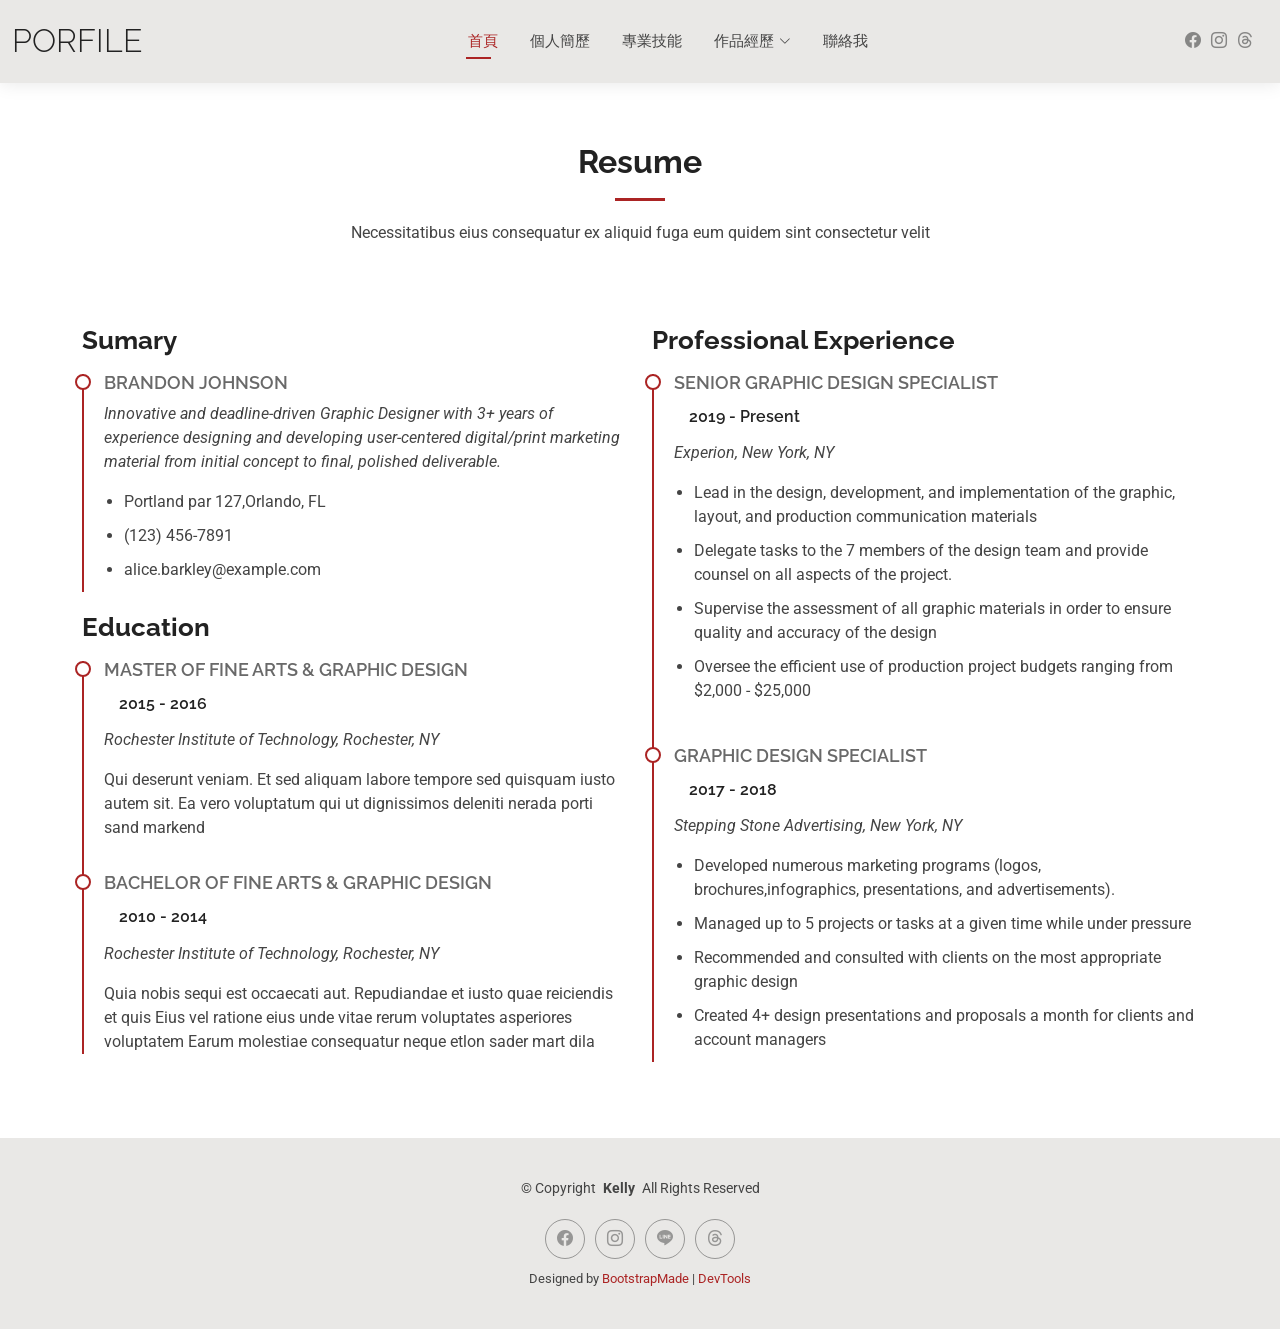
<file: resume.html>
<!DOCTYPE html>
<html lang="en">

<head>
  <meta charset="utf-8">
  <meta content="width=device-width, initial-scale=1.0" name="viewport">
  <title>Resume - Kelly Bootstrap Template</title>
  <meta name="description" content="">
  <meta name="keywords" content="">

  <!-- Favicons -->
  <link href="assets/img/favicon.png" rel="icon">
  <link href="assets/img/apple-touch-icon.png" rel="apple-touch-icon">

  <!-- Fonts -->
  <link href="https://fonts.googleapis.com" rel="preconnect">
  <link href="https://fonts.gstatic.com" rel="preconnect" crossorigin>
  <link href="https://fonts.googleapis.com/css2?family=Roboto:ital,wght@0,100;0,300;0,400;0,500;0,700;0,900;1,100;1,300;1,400;1,500;1,700;1,900&family=Poppins:ital,wght@0,100;0,200;0,300;0,400;0,500;0,600;0,700;0,800;0,900;1,100;1,200;1,300;1,400;1,500;1,600;1,700;1,800;1,900&family=Raleway:ital,wght@0,100;0,200;0,300;0,400;0,500;0,600;0,700;0,800;0,900;1,100;1,200;1,300;1,400;1,500;1,600;1,700;1,800;1,900&display=swap" rel="stylesheet">

  <!-- Vendor CSS Files -->
  <link href="assets/vendor/bootstrap/css/bootstrap.min.css" rel="stylesheet">
  <link href="assets/vendor/bootstrap-icons/bootstrap-icons.css" rel="stylesheet">
  <link href="assets/vendor/aos/aos.css" rel="stylesheet">
  <link href="assets/vendor/swiper/swiper-bundle.min.css" rel="stylesheet">
  <link href="assets/vendor/glightbox/css/glightbox.min.css" rel="stylesheet">

  <!-- Main CSS File -->
  <link href="assets/css/main.css" rel="stylesheet">

  <!-- =======================================================
  * Template Name: Kelly
  * Template URL: https://bootstrapmade.com/kelly-free-bootstrap-cv-resume-html-template/
  * Updated: Aug 07 2024 with Bootstrap v5.3.3
  * Author: BootstrapMade.com
  * License: https://bootstrapmade.com/license/
  ======================================================== -->
</head>

<body class="resume-page">

  <header id="header" class="header d-flex align-items-center light-background sticky-top">
    <div class="container-fluid position-relative d-flex align-items-center justify-content-between">

      <a href="index.html" class="logo d-flex align-items-center me-auto me-xl-0">
        <!-- Uncomment the line below if you also wish to use an image logo -->
        <!-- <img src="assets/img/logo.png" alt=""> -->
        <h1 class="sitename">Porfile</h1>
      </a>

      <nav id="navmenu" class="navmenu">
        <ul>
          <li><a href="index.html" class="active">首頁</a></li>
          <li><a href="about.html">個人簡歷</a></li>
          <li><a href="resume.html">專業技能</a></li>
          <!--<li><a href="services.html">Services</a></li>-->
          <!--<li><a href="portfolio.html">Portfolio</a></li> -->
          <li class="dropdown"><a href="#"><span>作品經歷</span> <i class="bi bi-chevron-down toggle-dropdown"></i></a>
            <ul>
              <li><a href="#">導覽帶領</a></li>
              <li class="dropdown"><a href="#"><span>活動策劃</span> <i class="bi bi-chevron-down toggle-dropdown"></i></a>
                <ul>
                  <li><a href="#">舊城文化</a></li>
                  <li><a href="#">社團企劃</a></li>
                  <!--<li><a href="#">課程帶領</a></li>-->
                  <!--<li><a href="#">Deep Dropdown 4</a></li>
                  <li><a href="#">Deep Dropdown 5</a></li> -->
                </ul>
              </li>
              <li><a href="#">社群行銷</a></li>
              <li><a href="#">刊物製作</a></li>
              <li><a href="#">其他經歷</a></li>
            </ul>
          </li>
          <li><a href="contact.html">聯絡我</a></li>
        </ul>
        <i class="mobile-nav-toggle d-xl-none bi bi-list"></i>
      </nav>

      <div class="header-social-links">
        <a href="https://www.facebook.com/?locale=zh_TW" class="facebook"  target="_blank"><i class="bi bi-facebook"></i></a>
        <a href="https://www.instagram.com/" class="instagram" target="_blank"><i class="bi bi-instagram"></i></a>
        <a href="https://www.threads.com/?hl=zh-tw" class="threads" target="_blank"><i class="bi bi-threads"></i></a>
      </div>

    </div>
  </header>

  <main class="main">

    <!-- Resume Section -->
    <section id="resume" class="resume section">

      <!-- Section Title -->
      <div class="container section-title" data-aos="fade-up">
        <h2>Resume</h2>
        <p>Necessitatibus eius consequatur ex aliquid fuga eum quidem sint consectetur velit</p>
      </div><!-- End Section Title -->

      <div class="container">

        <div class="row">

          <div class="col-lg-6" data-aos="fade-up" data-aos-delay="100">
            <h3 class="resume-title">Sumary</h3>

            <div class="resume-item pb-0">
              <h4>Brandon Johnson</h4>
              <p><em>Innovative and deadline-driven Graphic Designer with 3+ years of experience designing and developing user-centered digital/print marketing material from initial concept to final, polished deliverable.</em></p>
              <ul>
                <li>Portland par 127,Orlando, FL</li>
                <li>(123) 456-7891</li>
                <li>alice.barkley@example.com</li>
              </ul>
            </div><!-- Edn Resume Item -->

            <h3 class="resume-title">Education</h3>
            <div class="resume-item">
              <h4>Master of Fine Arts &amp; Graphic Design</h4>
              <h5>2015 - 2016</h5>
              <p><em>Rochester Institute of Technology, Rochester, NY</em></p>
              <p>Qui deserunt veniam. Et sed aliquam labore tempore sed quisquam iusto autem sit. Ea vero voluptatum qui ut dignissimos deleniti nerada porti sand markend</p>
            </div><!-- Edn Resume Item -->

            <div class="resume-item">
              <h4>Bachelor of Fine Arts &amp; Graphic Design</h4>
              <h5>2010 - 2014</h5>
              <p><em>Rochester Institute of Technology, Rochester, NY</em></p>
              <p>Quia nobis sequi est occaecati aut. Repudiandae et iusto quae reiciendis et quis Eius vel ratione eius unde vitae rerum voluptates asperiores voluptatem Earum molestiae consequatur neque etlon sader mart dila</p>
            </div><!-- Edn Resume Item -->

          </div>

          <div class="col-lg-6" data-aos="fade-up" data-aos-delay="200">
            <h3 class="resume-title">Professional Experience</h3>
            <div class="resume-item">
              <h4>Senior graphic design specialist</h4>
              <h5>2019 - Present</h5>
              <p><em>Experion, New York, NY </em></p>
              <ul>
                <li>Lead in the design, development, and implementation of the graphic, layout, and production communication materials</li>
                <li>Delegate tasks to the 7 members of the design team and provide counsel on all aspects of the project. </li>
                <li>Supervise the assessment of all graphic materials in order to ensure quality and accuracy of the design</li>
                <li>Oversee the efficient use of production project budgets ranging from $2,000 - $25,000</li>
              </ul>
            </div><!-- Edn Resume Item -->

            <div class="resume-item">
              <h4>Graphic design specialist</h4>
              <h5>2017 - 2018</h5>
              <p><em>Stepping Stone Advertising, New York, NY</em></p>
              <ul>
                <li>Developed numerous marketing programs (logos, brochures,infographics, presentations, and advertisements).</li>
                <li>Managed up to 5 projects or tasks at a given time while under pressure</li>
                <li>Recommended and consulted with clients on the most appropriate graphic design</li>
                <li>Created 4+ design presentations and proposals a month for clients and account managers</li>
              </ul>
            </div><!-- Edn Resume Item -->

          </div>

        </div>

      </div>

    </section><!-- /Resume Section -->

  </main>

 <footer id="footer" class="footer light-background">

    <div class="container">
      <div class="copyright text-center ">
        <p>© <span>Copyright</span> <strong class="px-1 sitename">Kelly</strong> <span>All Rights Reserved<br></span></p>
      </div>
      <div class="social-links d-flex justify-content-center">
        <a href="https://www.facebook.com/p/%E7%B4%80%E5%A7%9D%E5%A6%8F-100008472439171/" class="facebook"  target="_blank"><i class="bi bi-facebook"></i></a>
        <a href="https://www.instagram.com/asking04_25/"class="instagram"  target="_blank"><i class="bi bi-instagram"></i></a>
        <a href="https://www.line.me/tw/"class="instagram"  target="_blank"><i class="bi bi-line"></i></a>
        <a href="https://www.threads.com/?hl=zh-tw"class="threads"  target="_blank"><i class="bi bi-threads"></i></a>
      </div>
      <div class="credits">
        <!-- All the links in the footer should remain intact. -->
        <!-- You can delete the links only if you've purchased the pro version. -->
        <!-- Licensing information: https://bootstrapmade.com/license/ -->
        <!-- Purchase the pro version with working PHP/AJAX contact form: [buy-url] -->
        Designed by <a href="https://bootstrapmade.com/">BootstrapMade</a> | <a href="https://bootstrapmade.com/tools/">DevTools</a>
      </div>
    </div>

  </footer>

  <!-- Scroll Top -->
  <a href="#" id="scroll-top" class="scroll-top d-flex align-items-center justify-content-center"><i class="bi bi-arrow-up-short"></i></a>

  <!-- Preloader -->
  <div id="preloader"></div>

  <!-- Vendor JS Files -->
  <script src="assets/vendor/bootstrap/js/bootstrap.bundle.min.js"></script>
  <script src="assets/vendor/php-email-form/validate.js"></script>
  <script src="assets/vendor/aos/aos.js"></script>
  <script src="assets/vendor/waypoints/noframework.waypoints.js"></script>
  <script src="assets/vendor/purecounter/purecounter_vanilla.js"></script>
  <script src="assets/vendor/swiper/swiper-bundle.min.js"></script>
  <script src="assets/vendor/glightbox/js/glightbox.min.js"></script>
  <script src="assets/vendor/imagesloaded/imagesloaded.pkgd.min.js"></script>
  <script src="assets/vendor/isotope-layout/isotope.pkgd.min.js"></script>

  <!-- Main JS File -->
  <script src="assets/js/main.js"></script>

</body>

</html>
</file>
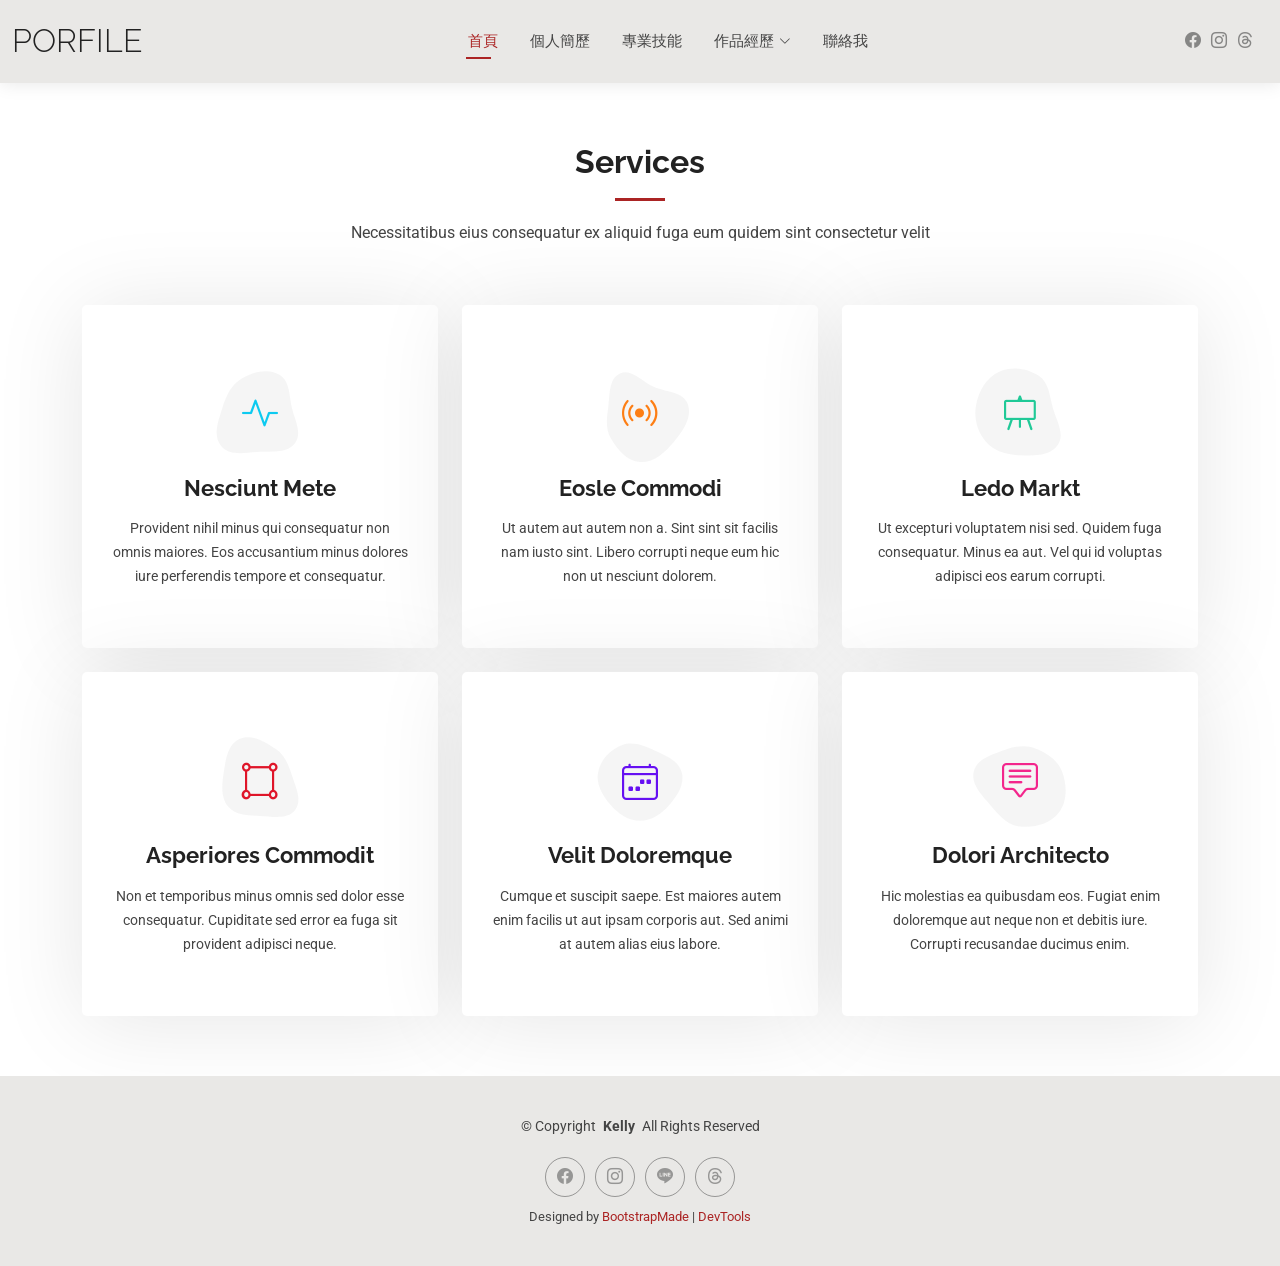
<file: services.html>
<!DOCTYPE html>
<html lang="en">

<head>
  <meta charset="utf-8">
  <meta content="width=device-width, initial-scale=1.0" name="viewport">
  <title>Services - Kelly Bootstrap Template</title>
  <meta name="description" content="">
  <meta name="keywords" content="">

  <!-- Favicons -->
  <link href="assets/img/favicon.png" rel="icon">
  <link href="assets/img/apple-touch-icon.png" rel="apple-touch-icon">

  <!-- Fonts -->
  <link href="https://fonts.googleapis.com" rel="preconnect">
  <link href="https://fonts.gstatic.com" rel="preconnect" crossorigin>
  <link href="https://fonts.googleapis.com/css2?family=Roboto:ital,wght@0,100;0,300;0,400;0,500;0,700;0,900;1,100;1,300;1,400;1,500;1,700;1,900&family=Poppins:ital,wght@0,100;0,200;0,300;0,400;0,500;0,600;0,700;0,800;0,900;1,100;1,200;1,300;1,400;1,500;1,600;1,700;1,800;1,900&family=Raleway:ital,wght@0,100;0,200;0,300;0,400;0,500;0,600;0,700;0,800;0,900;1,100;1,200;1,300;1,400;1,500;1,600;1,700;1,800;1,900&display=swap" rel="stylesheet">

  <!-- Vendor CSS Files -->
  <link href="assets/vendor/bootstrap/css/bootstrap.min.css" rel="stylesheet">
  <link href="assets/vendor/bootstrap-icons/bootstrap-icons.css" rel="stylesheet">
  <link href="assets/vendor/aos/aos.css" rel="stylesheet">
  <link href="assets/vendor/swiper/swiper-bundle.min.css" rel="stylesheet">
  <link href="assets/vendor/glightbox/css/glightbox.min.css" rel="stylesheet">

  <!-- Main CSS File -->
  <link href="assets/css/main.css" rel="stylesheet">

  <!-- =======================================================
  * Template Name: Kelly
  * Template URL: https://bootstrapmade.com/kelly-free-bootstrap-cv-resume-html-template/
  * Updated: Aug 07 2024 with Bootstrap v5.3.3
  * Author: BootstrapMade.com
  * License: https://bootstrapmade.com/license/
  ======================================================== -->
</head>

<body class="services-page">

  <header id="header" class="header d-flex align-items-center light-background sticky-top">
    <div class="container-fluid position-relative d-flex align-items-center justify-content-between">

      <a href="index.html" class="logo d-flex align-items-center me-auto me-xl-0">
        <!-- Uncomment the line below if you also wish to use an image logo -->
        <!-- <img src="assets/img/logo.png" alt=""> -->
        <h1 class="sitename">Porfile</h1>
      </a>

      <nav id="navmenu" class="navmenu">
        <ul>
          <li><a href="index.html" class="active">首頁</a></li>
          <li><a href="about.html">個人簡歷</a></li>
          <li><a href="resume.html">專業技能</a></li>
          <!--<li><a href="services.html">Services</a></li>-->
          <!--<li><a href="portfolio.html">Portfolio</a></li> -->
          <li class="dropdown"><a href="#"><span>作品經歷</span> <i class="bi bi-chevron-down toggle-dropdown"></i></a>
            <ul>
              <li><a href="#">導覽帶領</a></li>
              <li class="dropdown"><a href="#"><span>活動策劃</span> <i class="bi bi-chevron-down toggle-dropdown"></i></a>
                <ul>
                  <li><a href="#">舊城文化</a></li>
                  <li><a href="#">社團企劃</a></li>
                  <!--<li><a href="#">課程帶領</a></li>-->
                  <!--<li><a href="#">Deep Dropdown 4</a></li>
                  <li><a href="#">Deep Dropdown 5</a></li> -->
                </ul>
              </li>
              <li><a href="#">社群行銷</a></li>
              <li><a href="#">刊物製作</a></li>
              <li><a href="#">其他經歷</a></li>
            </ul>
          </li>
          <li><a href="contact.html">聯絡我</a></li>
        </ul>
        <i class="mobile-nav-toggle d-xl-none bi bi-list"></i>
      </nav>

      <div class="header-social-links">
        <a href="https://www.facebook.com/?locale=zh_TW" class="facebook"  target="_blank"><i class="bi bi-facebook"></i></a>
        <a href="https://www.instagram.com/" class="instagram" target="_blank"><i class="bi bi-instagram"></i></a>
        <a href="https://www.threads.com/?hl=zh-tw" class="threads" target="_blank"><i class="bi bi-threads"></i></a>
      </div>

    </div>
  </header>

  <main class="main">

    <!-- Services Section -->
    <section id="services" class="services section">

      <!-- Section Title -->
      <div class="container section-title" data-aos="fade-up">
        <h2>Services</h2>
        <p>Necessitatibus eius consequatur ex aliquid fuga eum quidem sint consectetur velit</p>
      </div><!-- End Section Title -->

      <div class="container">

        <div class="row gy-4">

          <div class="col-lg-4 col-md-6" data-aos="fade-up" data-aos-delay="100">
            <div class="service-item item-cyan position-relative">
              <div class="icon">
                <svg width="100" height="100" viewBox="0 0 600 600" xmlns="http://www.w3.org/2000/svg">
                  <path stroke="none" stroke-width="0" fill="#f5f5f5" d="M300,521.0016835830174C376.1290562159157,517.8887921683347,466.0731472004068,529.7835943286574,510.70327084640275,468.03025145048787C554.3714126377745,407.6079735673963,508.03601936045806,328.9844924480964,491.2728898941984,256.3432110539036C474.5976632858925,184.082847569629,479.9380746630129,96.60480741107993,416.23090153303,58.64404602377083C348.86323505073057,18.502131276798302,261.93793281208167,40.57373210992963,193.5410806939664,78.93577620505333C130.42746243093433,114.334589627462,98.30271207620316,179.96522072025542,76.75703585869454,249.04625023123273C51.97151888228291,328.5150500222984,13.704378332031375,421.85034740162234,66.52175969318436,486.19268352777647C119.04800174914682,550.1803526380478,217.28368757567262,524.383925680826,300,521.0016835830174"></path>
                </svg>
                <i class="bi bi-activity"></i>
              </div>
              <a href="#" class="stretched-link">
                <h3>Nesciunt Mete</h3>
              </a>
              <p>Provident nihil minus qui consequatur non omnis maiores. Eos accusantium minus dolores iure perferendis tempore et consequatur.</p>
            </div>
          </div><!-- End Service Item -->

          <div class="col-lg-4 col-md-6" data-aos="fade-up" data-aos-delay="200">
            <div class="service-item item-orange position-relative">
              <div class="icon">
                <svg width="100" height="100" viewBox="0 0 600 600" xmlns="http://www.w3.org/2000/svg">
                  <path stroke="none" stroke-width="0" fill="#f5f5f5" d="M300,582.0697525312426C382.5290701553225,586.8405444964366,449.9789794690241,525.3245884688669,502.5850820975895,461.55621195738473C556.606425686781,396.0723002908107,615.8543463187945,314.28637112970534,586.6730223649479,234.56875336149918C558.9533121215079,158.8439757836574,454.9685369536778,164.00468322053177,381.49747125262974,130.76875717737553C312.15926192815925,99.40240125094834,248.97055460311594,18.661163978235184,179.8680185752513,50.54337015887873C110.5421016452524,82.52863877960104,119.82277516462835,180.83849132639028,109.12597500060166,256.43424936330496C100.08760227029461,320.3096726198365,92.17705696193138,384.0621239912766,124.79988738764834,439.7174275375508C164.83382741302287,508.01625554203684,220.96474134820875,577.5009287672846,300,582.0697525312426"></path>
                </svg>
                <i class="bi bi-broadcast"></i>
              </div>
              <a href="#" class="stretched-link">
                <h3>Eosle Commodi</h3>
              </a>
              <p>Ut autem aut autem non a. Sint sint sit facilis nam iusto sint. Libero corrupti neque eum hic non ut nesciunt dolorem.</p>
            </div>
          </div><!-- End Service Item -->

          <div class="col-lg-4 col-md-6" data-aos="fade-up" data-aos-delay="300">
            <div class="service-item item-teal position-relative">
              <div class="icon">
                <svg width="100" height="100" viewBox="0 0 600 600" xmlns="http://www.w3.org/2000/svg">
                  <path stroke="none" stroke-width="0" fill="#f5f5f5" d="M300,541.5067337569781C382.14930387511276,545.0595476570109,479.8736841581634,548.3450877840088,526.4010558755058,480.5488172755941C571.5218469581645,414.80211281144784,517.5187510058486,332.0715597781072,496.52539010469104,255.14436215662573C477.37192572678356,184.95920475031193,473.57363656557914,105.61284051026155,413.0603344069578,65.22779650032875C343.27470386102294,18.654635553484475,251.2091493199835,5.337323636656869,175.0934190732945,40.62881213300186C97.87086631185822,76.43348514350839,51.98124368387456,156.15599469081315,36.44837278890362,239.84606092416172C21.716077023791087,319.22268207091537,43.775223500013084,401.1760424656574,96.891909868211,461.97329694683043C147.22146801428983,519.5804099606455,223.5754009179313,538.201503339737,300,541.5067337569781"></path>
                </svg>
                <i class="bi bi-easel"></i>
              </div>
              <a href="#" class="stretched-link">
                <h3>Ledo Markt</h3>
              </a>
              <p>Ut excepturi voluptatem nisi sed. Quidem fuga consequatur. Minus ea aut. Vel qui id voluptas adipisci eos earum corrupti.</p>
            </div>
          </div><!-- End Service Item -->

          <div class="col-lg-4 col-md-6" data-aos="fade-up" data-aos-delay="400">
            <div class="service-item item-red position-relative">
              <div class="icon">
                <svg width="100" height="100" viewBox="0 0 600 600" xmlns="http://www.w3.org/2000/svg">
                  <path stroke="none" stroke-width="0" fill="#f5f5f5" d="M300,503.46388370962813C374.79870501325706,506.71871716319447,464.8034551963731,527.1746412648533,510.4981551193396,467.86667711651364C555.9287308511215,408.9015244558933,512.6030010748507,327.5744911775523,490.211057578863,256.5855673507754C471.097692560561,195.9906835881958,447.69079081568157,138.11976852964426,395.19560036434837,102.3242989838813C329.3053358748298,57.3949838291264,248.02791733380457,8.279543830951368,175.87071277845988,42.242879143198664C103.41431057327972,76.34704239035025,93.79494320519305,170.9812938413882,81.28167332365135,250.07896920659033C70.17666984294237,320.27484674793965,64.84698225790005,396.69656628748305,111.28512138212992,450.4950937839243C156.20124167950087,502.5303643271138,231.32542653798444,500.4755392045468,300,503.46388370962813"></path>
                </svg>
                <i class="bi bi-bounding-box-circles"></i>
              </div>
              <a href="#" class="stretched-link">
                <h3>Asperiores Commodit</h3>
              </a>
              <p>Non et temporibus minus omnis sed dolor esse consequatur. Cupiditate sed error ea fuga sit provident adipisci neque.</p>
              <a href="#" class="stretched-link"></a>
            </div>
          </div><!-- End Service Item -->

          <div class="col-lg-4 col-md-6" data-aos="fade-up" data-aos-delay="500">
            <div class="service-item item-indigo position-relative">
              <div class="icon">
                <svg width="100" height="100" viewBox="0 0 600 600" xmlns="http://www.w3.org/2000/svg">
                  <path stroke="none" stroke-width="0" fill="#f5f5f5" d="M300,532.3542879108572C369.38199826031484,532.3153073249985,429.10787420159085,491.63046689027357,474.5244479745417,439.17860296908856C522.8885846962883,383.3225815378663,569.1668002868075,314.3205725914397,550.7432151929288,242.7694973846089C532.6665558377875,172.5657663291529,456.2379748765914,142.6223662098291,390.3689995646985,112.34683881706744C326.66090330228417,83.06452184765237,258.84405631176094,53.51806209861945,193.32584062364296,78.48882559362697C121.61183558270385,105.82097193414197,62.805066853699245,167.19869350419734,48.57481801355237,242.6138429142374C34.843463184063346,315.3850353017275,76.69343916112496,383.4422959591041,125.22947124332185,439.3748458443577C170.7312796277747,491.8107796887764,230.57421082200815,532.3932930995766,300,532.3542879108572"></path>
                </svg>
                <i class="bi bi-calendar4-week icon"></i>
              </div>
              <a href="#" class="stretched-link">
                <h3>Velit Doloremque</h3>
              </a>
              <p>Cumque et suscipit saepe. Est maiores autem enim facilis ut aut ipsam corporis aut. Sed animi at autem alias eius labore.</p>
              <a href="#" class="stretched-link"></a>
            </div>
          </div><!-- End Service Item -->

          <div class="col-lg-4 col-md-6" data-aos="fade-up" data-aos-delay="600">
            <div class="service-item item-pink position-relative">
              <div class="icon">
                <svg width="100" height="100" viewBox="0 0 600 600" xmlns="http://www.w3.org/2000/svg">
                  <path stroke="none" stroke-width="0" fill="#f5f5f5" d="M300,566.797414625762C385.7384707136149,576.1784315230908,478.7894351017131,552.8928747891023,531.9192734346935,484.94944893311C584.6109503024035,417.5663521118492,582.489472248146,322.67544863468447,553.9536738515405,242.03673114598146C529.1557734026468,171.96086150256528,465.24506316201064,127.66468636344209,395.9583748389544,100.7403814666027C334.2173773831606,76.7482773500951,269.4350130405921,84.62216499799875,207.1952322260088,107.2889140133804C132.92018162631612,134.33871894543012,41.79353780512637,160.00259165414826,22.644507872594943,236.69541883565114C3.319112789854554,314.0945973066697,72.72355303640163,379.243833228382,124.04198916343866,440.3218312028393C172.9286146004772,498.5055451809895,224.45579914871206,558.5317968840102,300,566.797414625762"></path>
                </svg>
                <i class="bi bi-chat-square-text"></i>
              </div>
              <a href="#" class="stretched-link">
                <h3>Dolori Architecto</h3>
              </a>
              <p>Hic molestias ea quibusdam eos. Fugiat enim doloremque aut neque non et debitis iure. Corrupti recusandae ducimus enim.</p>
              <a href="#" class="stretched-link"></a>
            </div>
          </div><!-- End Service Item -->

        </div>

      </div>

    </section><!-- /Services Section -->

  </main>

 <footer id="footer" class="footer light-background">

    <div class="container">
      <div class="copyright text-center ">
        <p>© <span>Copyright</span> <strong class="px-1 sitename">Kelly</strong> <span>All Rights Reserved<br></span></p>
      </div>
      <div class="social-links d-flex justify-content-center">
        <a href="https://www.facebook.com/p/%E7%B4%80%E5%A7%9D%E5%A6%8F-100008472439171/" class="facebook"  target="_blank"><i class="bi bi-facebook"></i></a>
        <a href="https://www.instagram.com/asking04_25/"class="instagram"  target="_blank"><i class="bi bi-instagram"></i></a>
        <a href="https://www.line.me/tw/"class="instagram"  target="_blank"><i class="bi bi-line"></i></a>
        <a href="https://www.threads.com/?hl=zh-tw"class="threads"  target="_blank"><i class="bi bi-threads"></i></a>
      </div>
      <div class="credits">
        <!-- All the links in the footer should remain intact. -->
        <!-- You can delete the links only if you've purchased the pro version. -->
        <!-- Licensing information: https://bootstrapmade.com/license/ -->
        <!-- Purchase the pro version with working PHP/AJAX contact form: [buy-url] -->
        Designed by <a href="https://bootstrapmade.com/">BootstrapMade</a> | <a href="https://bootstrapmade.com/tools/">DevTools</a>
      </div>
    </div>

  </footer>

  <!-- Scroll Top -->
  <a href="#" id="scroll-top" class="scroll-top d-flex align-items-center justify-content-center"><i class="bi bi-arrow-up-short"></i></a>

  <!-- Preloader -->
  <div id="preloader"></div>

  <!-- Vendor JS Files -->
  <script src="assets/vendor/bootstrap/js/bootstrap.bundle.min.js"></script>
  <script src="assets/vendor/php-email-form/validate.js"></script>
  <script src="assets/vendor/aos/aos.js"></script>
  <script src="assets/vendor/waypoints/noframework.waypoints.js"></script>
  <script src="assets/vendor/purecounter/purecounter_vanilla.js"></script>
  <script src="assets/vendor/swiper/swiper-bundle.min.js"></script>
  <script src="assets/vendor/glightbox/js/glightbox.min.js"></script>
  <script src="assets/vendor/imagesloaded/imagesloaded.pkgd.min.js"></script>
  <script src="assets/vendor/isotope-layout/isotope.pkgd.min.js"></script>

  <!-- Main JS File -->
  <script src="assets/js/main.js"></script>

</body>

</html>
</file>
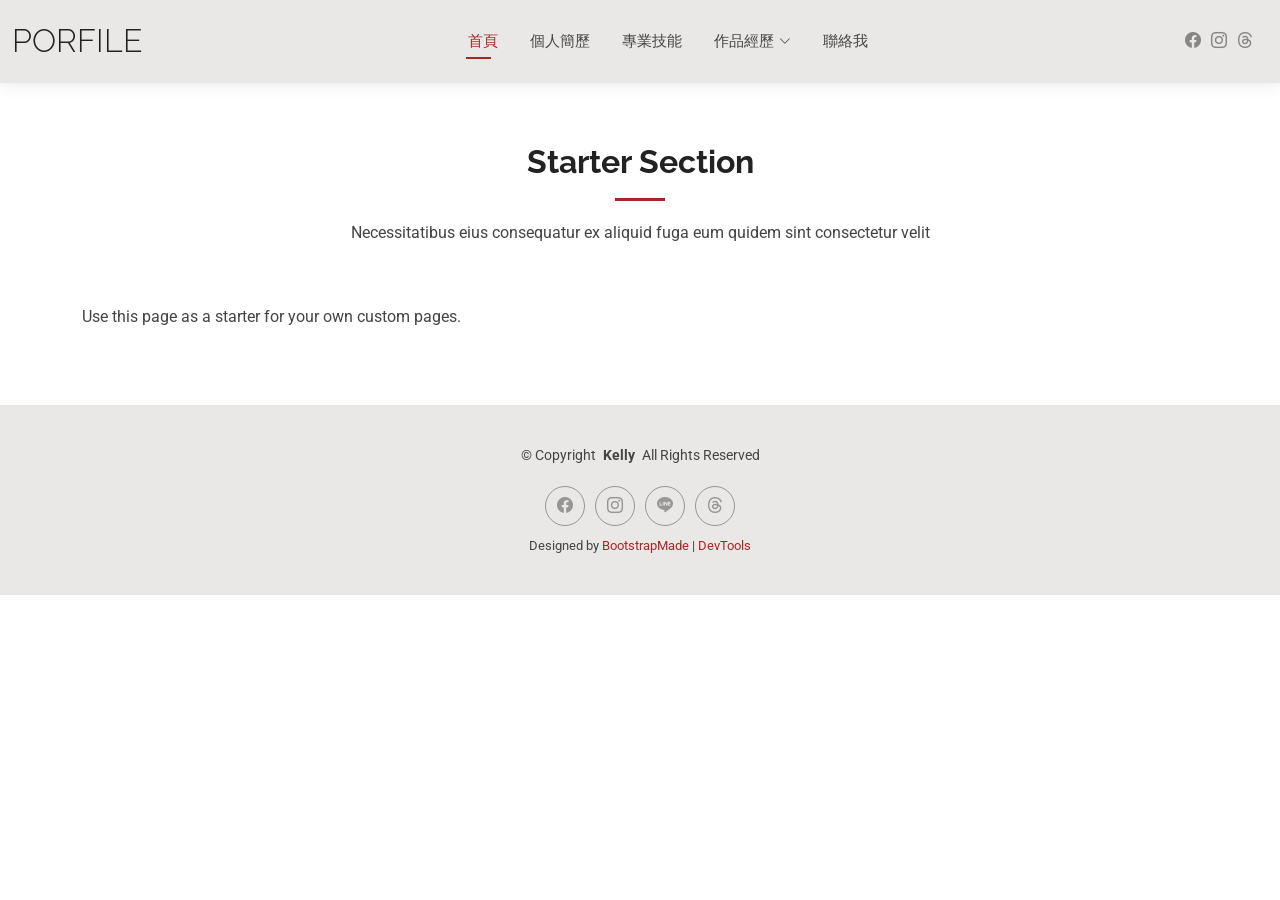
<file: starter-page.html>
<!DOCTYPE html>
<html lang="en">

<head>
  <meta charset="utf-8">
  <meta content="width=device-width, initial-scale=1.0" name="viewport">
  <title>Starter Page - Kelly Bootstrap Template</title>
  <meta name="description" content="">
  <meta name="keywords" content="">

  <!-- Favicons -->
  <link href="assets/img/favicon.png" rel="icon">
  <link href="assets/img/apple-touch-icon.png" rel="apple-touch-icon">

  <!-- Fonts -->
  <link href="https://fonts.googleapis.com" rel="preconnect">
  <link href="https://fonts.gstatic.com" rel="preconnect" crossorigin>
  <link href="https://fonts.googleapis.com/css2?family=Roboto:ital,wght@0,100;0,300;0,400;0,500;0,700;0,900;1,100;1,300;1,400;1,500;1,700;1,900&family=Poppins:ital,wght@0,100;0,200;0,300;0,400;0,500;0,600;0,700;0,800;0,900;1,100;1,200;1,300;1,400;1,500;1,600;1,700;1,800;1,900&family=Raleway:ital,wght@0,100;0,200;0,300;0,400;0,500;0,600;0,700;0,800;0,900;1,100;1,200;1,300;1,400;1,500;1,600;1,700;1,800;1,900&display=swap" rel="stylesheet">

  <!-- Vendor CSS Files -->
  <link href="assets/vendor/bootstrap/css/bootstrap.min.css" rel="stylesheet">
  <link href="assets/vendor/bootstrap-icons/bootstrap-icons.css" rel="stylesheet">
  <link href="assets/vendor/aos/aos.css" rel="stylesheet">
  <link href="assets/vendor/swiper/swiper-bundle.min.css" rel="stylesheet">
  <link href="assets/vendor/glightbox/css/glightbox.min.css" rel="stylesheet">

  <!-- Main CSS File -->
  <link href="assets/css/main.css" rel="stylesheet">

  <!-- =======================================================
  * Template Name: Kelly
  * Template URL: https://bootstrapmade.com/kelly-free-bootstrap-cv-resume-html-template/
  * Updated: Aug 07 2024 with Bootstrap v5.3.3
  * Author: BootstrapMade.com
  * License: https://bootstrapmade.com/license/
  ======================================================== -->
</head>

<body class="starter-page-page">

   <header id="header" class="header d-flex align-items-center light-background sticky-top">
    <div class="container-fluid position-relative d-flex align-items-center justify-content-between">

      <a href="index.html" class="logo d-flex align-items-center me-auto me-xl-0">
        <!-- Uncomment the line below if you also wish to use an image logo -->
        <!-- <img src="assets/img/logo.png" alt=""> -->
        <h1 class="sitename">Porfile</h1>
      </a>

      <nav id="navmenu" class="navmenu">
        <ul>
          <li><a href="index.html" class="active">首頁</a></li>
          <li><a href="about.html">個人簡歷</a></li>
          <li><a href="resume.html">專業技能</a></li>
          <!--<li><a href="services.html">Services</a></li>-->
          <!--<li><a href="portfolio.html">Portfolio</a></li> -->
          <li class="dropdown"><a href="#"><span>作品經歷</span> <i class="bi bi-chevron-down toggle-dropdown"></i></a>
            <ul>
              <li><a href="#">導覽帶領</a></li>
              <li class="dropdown"><a href="#"><span>活動策劃</span> <i class="bi bi-chevron-down toggle-dropdown"></i></a>
                <ul>
                  <li><a href="#">舊城文化</a></li>
                  <li><a href="#">社團企劃</a></li>
                  <!--<li><a href="#">課程帶領</a></li>-->
                  <!--<li><a href="#">Deep Dropdown 4</a></li>
                  <li><a href="#">Deep Dropdown 5</a></li> -->
                </ul>
              </li>
              <li><a href="#">社群行銷</a></li>
              <li><a href="#">刊物製作</a></li>
              <li><a href="#">其他經歷</a></li>
            </ul>
          </li>
          <li><a href="contact.html">聯絡我</a></li>
        </ul>
        <i class="mobile-nav-toggle d-xl-none bi bi-list"></i>
      </nav>

      <div class="header-social-links">
        <a href="https://www.facebook.com/?locale=zh_TW" class="facebook"  target="_blank"><i class="bi bi-facebook"></i></a>
        <a href="https://www.instagram.com/" class="instagram" target="_blank"><i class="bi bi-instagram"></i></a>
        <a href="https://www.threads.com/?hl=zh-tw" class="threads" target="_blank"><i class="bi bi-threads"></i></a>
      </div>

    </div>
  </header>

  <main class="main">

    <!-- Starter Section Section -->
    <section id="starter-section" class="starter-section section">

      <!-- Section Title -->
      <div class="container section-title" data-aos="fade-up">
        <h2>Starter Section</h2>
        <p>Necessitatibus eius consequatur ex aliquid fuga eum quidem sint consectetur velit</p>
      </div><!-- End Section Title -->

      <div class="container" data-aos="fade-up">
        <p>Use this page as a starter for your own custom pages.</p>
      </div>

    </section><!-- /Starter Section Section -->

  </main>

 <footer id="footer" class="footer light-background">

    <div class="container">
      <div class="copyright text-center ">
        <p>© <span>Copyright</span> <strong class="px-1 sitename">Kelly</strong> <span>All Rights Reserved<br></span></p>
      </div>
      <div class="social-links d-flex justify-content-center">
        <a href="https://www.facebook.com/p/%E7%B4%80%E5%A7%9D%E5%A6%8F-100008472439171/" class="facebook"  target="_blank"><i class="bi bi-facebook"></i></a>
        <a href="https://www.instagram.com/asking04_25/"class="instagram"  target="_blank"><i class="bi bi-instagram"></i></a>
        <a href="https://www.line.me/tw/"class="instagram"  target="_blank"><i class="bi bi-line"></i></a>
        <a href="https://www.threads.com/?hl=zh-tw"class="threads"  target="_blank"><i class="bi bi-threads"></i></a>
      </div>
      <div class="credits">
        <!-- All the links in the footer should remain intact. -->
        <!-- You can delete the links only if you've purchased the pro version. -->
        <!-- Licensing information: https://bootstrapmade.com/license/ -->
        <!-- Purchase the pro version with working PHP/AJAX contact form: [buy-url] -->
        Designed by <a href="https://bootstrapmade.com/">BootstrapMade</a> | <a href="https://bootstrapmade.com/tools/">DevTools</a>
      </div>
    </div>

  </footer>

  <!-- Scroll Top -->
  <a href="#" id="scroll-top" class="scroll-top d-flex align-items-center justify-content-center"><i class="bi bi-arrow-up-short"></i></a>

  <!-- Preloader -->
  <div id="preloader"></div>

  <!-- Vendor JS Files -->
  <script src="assets/vendor/bootstrap/js/bootstrap.bundle.min.js"></script>
  <script src="assets/vendor/php-email-form/validate.js"></script>
  <script src="assets/vendor/aos/aos.js"></script>
  <script src="assets/vendor/waypoints/noframework.waypoints.js"></script>
  <script src="assets/vendor/purecounter/purecounter_vanilla.js"></script>
  <script src="assets/vendor/swiper/swiper-bundle.min.js"></script>
  <script src="assets/vendor/glightbox/js/glightbox.min.js"></script>
  <script src="assets/vendor/imagesloaded/imagesloaded.pkgd.min.js"></script>
  <script src="assets/vendor/isotope-layout/isotope.pkgd.min.js"></script>

  <!-- Main JS File -->
  <script src="assets/js/main.js"></script>

</body>

</html>
</file>
<file: assets/css/main.css>
/**
* Template Name: Kelly
* Template URL: https://bootstrapmade.com/kelly-free-bootstrap-cv-resume-html-template/
* Updated: Aug 07 2024 with Bootstrap v5.3.3
* Author: BootstrapMade.com
* License: https://bootstrapmade.com/license/
*/

/*--------------------------------------------------------------
# Font & Color Variables
# Help: https://bootstrapmade.com/color-system/
--------------------------------------------------------------*/
/* Fonts */
:root {
  --default-font: "Roboto",  system-ui, -apple-system, "Segoe UI", Roboto, "Helvetica Neue", Arial, "Noto Sans", "Liberation Sans", sans-serif, "Apple Color Emoji", "Segoe UI Emoji", "Segoe UI Symbol", "Noto Color Emoji";
  --heading-font: "Raleway",  sans-serif;
  --nav-font: "Poppins",  sans-serif;
}

/* Global Colors - The following color variables are used throughout the website. Updating them here will change the color scheme of the entire website */
:root { 
  --background-color: #ffffff; /* Background color for the entire website, including individual sections */
  --default-color: #444444; /* Default color used for the majority of the text content across the entire website */
  --heading-color: #222222; /* Color for headings, subheadings and title throughout the website */
  --accent-color: #ab2424; /* Accent color that represents your brand on the website. It's used for buttons, links, and other elements that need to stand out */
  --surface-color: #ffffff; /* The surface color is used as a background of boxed elements within sections, such as cards, icon boxes, or other elements that require a visual separation from the global background. */
  --contrast-color: #ffffff; /* Contrast color for text, ensuring readability against backgrounds of accent, heading, or default colors. */
}

/* Nav Menu Colors - The following color variables are used specifically for the navigation menu. They are separate from the global colors to allow for more customization options */
:root {
  --nav-color: #444444;  /* The default color of the main navmenu links */
  --nav-hover-color: #ab2424; /* Applied to main navmenu links when they are hovered over or active */
  --nav-mobile-background-color: #ffffff; /* Used as the background color for mobile navigation menu */
  --nav-dropdown-background-color: #ffffff; /* Used as the background color for dropdown items that appear when hovering over primary navigation items */
  --nav-dropdown-color: #444444; /* Used for navigation links of the dropdown items in the navigation menu. */
  --nav-dropdown-hover-color: #ab2424; /* Similar to --nav-hover-color, this color is applied to dropdown navigation links when they are hovered over. */
}

/* Color Presets - These classes override global colors when applied to any section or element, providing reuse of the sam color scheme. */

.light-background {
  --background-color: #e9e8e6;
  --surface-color: #ffffff;
}

.dark-background {
  --background-color: #060606;
  --default-color: #ffffff;
  --heading-color: #ffffff;
  --surface-color: #252525;
  --contrast-color: #ffffff;
}

/* Smooth scroll */
:root {
  scroll-behavior: smooth;
}

/*--------------------------------------------------------------
# General Styling & Shared Classes
--------------------------------------------------------------*/
body {
  color: var(--default-color);
  background-color: var(--background-color);
  font-family: var(--default-font);
}

a {
  color: var(--accent-color);
  text-decoration: none;
  transition: 0.3s;
}

a:hover {
  color: color-mix(in srgb, var(--accent-color), transparent 25%);
  text-decoration: none;
}

h1,
h2,
h3,
h4,
h5,
h6 {
  color: var(--heading-color);
  font-family: var(--heading-font);
}

/* PHP Email Form Messages
------------------------------*/
.php-email-form .error-message {
  display: none;
  background: #df1529;
  color: #ffffff;
  text-align: left;
  padding: 15px;
  margin-bottom: 24px;
  font-weight: 600;
}

.php-email-form .sent-message {
  display: none;
  color: #ffffff;
  background: #059652;
  text-align: center;
  padding: 15px;
  margin-bottom: 24px;
  font-weight: 600;
}

.php-email-form .loading {
  display: none;
  background: var(--surface-color);
  text-align: center;
  padding: 15px;
  margin-bottom: 24px;
}

.php-email-form .loading:before {
  content: "";
  display: inline-block;
  border-radius: 50%;
  width: 24px;
  height: 24px;
  margin: 0 10px -6px 0;
  border: 3px solid var(--accent-color);
  border-top-color: var(--surface-color);
  animation: php-email-form-loading 1s linear infinite;
}

@keyframes php-email-form-loading {
  0% {
    transform: rotate(0deg);
  }

  100% {
    transform: rotate(360deg);
  }
}

/*--------------------------------------------------------------
# Global Header
--------------------------------------------------------------*/
.header {
  color: var(--default-color);
  background-color: var(--background-color);
  padding: 15px 0;
  transition: all 0.5s;
  z-index: 997;
  box-shadow: 0px 0 18px rgba(0, 0, 0, 0.1);
}

.header .logo {
  line-height: 1;
}

.header .logo img {
  max-height: 36px;
  margin-right: 8px;
}

.header .logo h1 {
  font-size: 32px;
  margin: 0;
  font-weight: 300;
  text-transform: uppercase;
  color: var(--heading-color);
}

.header .header-social-links {
  padding-right: 15px;
}

.header .header-social-links a {
  color: color-mix(in srgb, var(--default-color), transparent 40%);
  padding-left: 6px;
  display: inline-block;
  transition: 0.3s;
  font-size: 16px;
}

.header .header-social-links a:hover {
  color: var(--accent-color);
}

.header .header-social-links a i {
  line-height: 0px;
}

@media (max-width: 1200px) {
  .header .logo {
    order: 1;
  }

  .header .header-social-links {
    order: 2;
  }

  .header .navmenu {
    order: 3;
  }
}

/*--------------------------------------------------------------
# Navigation Menu
--------------------------------------------------------------*/
/* Desktop Navigation */
@media (min-width: 1200px) {
  .navmenu {
    padding: 0;
  }

  .navmenu ul {
    margin: 0;
    padding: 0;
    display: flex;
    list-style: none;
    align-items: center;
  }

  .navmenu li {
    position: relative;
  }

  .navmenu>ul>li {
    white-space: nowrap;
    padding: 15px 14px;
  }

  .navmenu>ul>li:last-child {
    padding-right: 0;
  }

  .navmenu a,
  .navmenu a:focus {
    color: var(--nav-color);
    font-size: 15px;
    padding: 0 2px;
    font-family: var(--nav-font);
    font-weight: 400;
    display: flex;
    align-items: center;
    justify-content: space-between;
    white-space: nowrap;
    transition: 0.3s;
    position: relative;
  }

  .navmenu a i,
  .navmenu a:focus i {
    font-size: 12px;
    line-height: 0;
    margin-left: 5px;
    transition: 0.3s;
  }

  .navmenu>ul>li>a:before {
    content: "";
    position: absolute;
    height: 2px;
    bottom: -6px;
    left: 0;
    background-color: var(--nav-hover-color);
    visibility: hidden;
    width: 0px;
    transition: all 0.3s ease-in-out 0s;
  }

  .navmenu a:hover:before,
  .navmenu li:hover>a:before,
  .navmenu .active:before {
    visibility: visible;
    width: 25px;
  }

  .navmenu li:hover>a,
  .navmenu .active,
  .navmenu .active:focus {
    color: var(--nav-hover-color);
  }

  .navmenu .dropdown ul {
    margin: 0;
    padding: 10px 0;
    background: var(--nav-dropdown-background-color);
    display: block;
    position: absolute;
    visibility: hidden;
    left: 14px;
    top: 130%;
    opacity: 0;
    transition: 0.3s;
    border-radius: 4px;
    z-index: 99;
    box-shadow: 0px 0px 30px rgba(0, 0, 0, 0.1);
  }

  .navmenu .dropdown ul li {
    min-width: 200px;
  }

  .navmenu .dropdown ul a {
    padding: 10px 20px;
    font-size: 15px;
    text-transform: none;
    color: var(--nav-dropdown-color);
  }

  .navmenu .dropdown ul a i {
    font-size: 12px;
  }

  .navmenu .dropdown ul a:hover,
  .navmenu .dropdown ul .active:hover,
  .navmenu .dropdown ul li:hover>a {
    color: var(--nav-dropdown-hover-color);
  }

  .navmenu .dropdown:hover>ul {
    opacity: 1;
    top: 100%;
    visibility: visible;
  }

  .navmenu .dropdown .dropdown ul {
    top: 0;
    left: -90%;
    visibility: hidden;
  }

  .navmenu .dropdown .dropdown:hover>ul {
    opacity: 1;
    top: 0;
    left: -100%;
    visibility: visible;
  }
}

/* Mobile Navigation */
@media (max-width: 1199px) {
  .mobile-nav-toggle {
    color: var(--nav-color);
    font-size: 28px;
    line-height: 0;
    margin-right: 10px;
    cursor: pointer;
    transition: color 0.3s;
  }

  .navmenu {
    padding: 0;
    z-index: 9997;
  }

  .navmenu ul {
    display: none;
    list-style: none;
    position: absolute;
    inset: 60px 20px 20px 20px;
    padding: 10px 0;
    margin: 0;
    border-radius: 6px;
    background-color: var(--nav-mobile-background-color);
    border: 1px solid color-mix(in srgb, var(--default-color), transparent 90%);
    box-shadow: none;
    overflow-y: auto;
    transition: 0.3s;
    z-index: 9998;
  }

  .navmenu a,
  .navmenu a:focus {
    color: var(--nav-dropdown-color);
    padding: 10px 20px;
    font-family: var(--nav-font);
    font-size: 17px;
    font-weight: 500;
    display: flex;
    align-items: center;
    justify-content: space-between;
    white-space: nowrap;
    transition: 0.3s;
  }

  .navmenu a i,
  .navmenu a:focus i {
    font-size: 12px;
    line-height: 0;
    margin-left: 5px;
    width: 30px;
    height: 30px;
    display: flex;
    align-items: center;
    justify-content: center;
    border-radius: 50%;
    transition: 0.3s;
    background-color: color-mix(in srgb, var(--accent-color), transparent 90%);
  }

  .navmenu a i:hover,
  .navmenu a:focus i:hover {
    background-color: var(--accent-color);
    color: var(--contrast-color);
  }

  .navmenu a:hover,
  .navmenu .active,
  .navmenu .active:focus {
    color: var(--nav-dropdown-hover-color);
  }

  .navmenu .active i,
  .navmenu .active:focus i {
    background-color: var(--accent-color);
    color: var(--contrast-color);
    transform: rotate(180deg);
  }

  .navmenu .dropdown ul {
    position: static;
    display: none;
    z-index: 99;
    padding: 10px 0;
    margin: 10px 20px;
    background-color: var(--nav-dropdown-background-color);
    transition: all 0.5s ease-in-out;
  }

  .navmenu .dropdown ul ul {
    background-color: rgba(33, 37, 41, 0.1);
  }

  .navmenu .dropdown>.dropdown-active {
    display: block;
    background-color: rgba(33, 37, 41, 0.03);
  }

  .mobile-nav-active {
    overflow: hidden;
  }

  .mobile-nav-active .mobile-nav-toggle {
    color: #fff;
    position: absolute;
    font-size: 32px;
    top: 15px;
    right: 15px;
    margin-right: 0;
    z-index: 9999;
  }

  .mobile-nav-active .navmenu {
    position: fixed;
    overflow: hidden;
    inset: 0;
    background: rgba(33, 37, 41, 0.8);
    transition: 0.3s;
  }

  .mobile-nav-active .navmenu>ul {
    display: block;
  }
}

/*--------------------------------------------------------------
# Global Footer
--------------------------------------------------------------*/
.footer {
  color: var(--default-color);
  background-color: var(--background-color);
  font-size: 14px;
  padding: 40px 0;
  position: relative;
}

.footer .copyright p {
  margin-bottom: 0;
}

.footer .social-links {
  margin-top: 20px;
}

.footer .social-links a {
  display: flex;
  align-items: center;
  justify-content: center;
  width: 40px;
  height: 40px;
  border-radius: 50%;
  border: 1px solid color-mix(in srgb, var(--default-color), transparent 50%);
  font-size: 16px;
  color: color-mix(in srgb, var(--default-color), transparent 50%);
  margin: 0 5px;
  transition: 0.3s;
}

.footer .social-links a:hover {
  color: var(--accent-color);
  border-color: var(--accent-color);
}

.footer .credits {
  margin-top: 10px;
  font-size: 13px;
  text-align: center;
}

/*--------------------------------------------------------------
# Preloader
--------------------------------------------------------------*/
#preloader {
  position: fixed;
  inset: 0;
  z-index: 9999;
  overflow: hidden;
  background-color: var(--background-color);
  transition: all 0.6s ease-out;
  width: 100%;
  height: 100vh;
}

#preloader:before,
#preloader:after {
  content: "";
  position: absolute;
  border: 4px solid var(--accent-color);
  border-radius: 50%;
  animation: animate-preloader 2s cubic-bezier(0, 0.2, 0.8, 1) infinite;
}

#preloader:after {
  animation-delay: -0.5s;
}

@keyframes animate-preloader {
  0% {
    width: 10px;
    height: 10px;
    top: calc(50% - 5px);
    left: calc(50% - 5px);
    opacity: 1;
  }

  100% {
    width: 72px;
    height: 72px;
    top: calc(50% - 36px);
    left: calc(50% - 36px);
    opacity: 0;
  }
}

/*--------------------------------------------------------------
# Scroll Top Button
--------------------------------------------------------------*/
.scroll-top {
  position: fixed;
  visibility: hidden;
  opacity: 0;
  right: 15px;
  bottom: -15px;
  z-index: 99999;
  background-color: var(--accent-color);
  width: 44px;
  height: 44px;
  border-radius: 50px;
  transition: all 0.4s;
}

.scroll-top i {
  font-size: 24px;
  color: var(--contrast-color);
  line-height: 0;
}

.scroll-top:hover {
  background-color: color-mix(in srgb, var(--accent-color), transparent 20%);
  color: var(--contrast-color);
}

.scroll-top.active {
  visibility: visible;
  opacity: 1;
  bottom: 15px;
}

/*--------------------------------------------------------------
# Disable aos animation delay on mobile devices
--------------------------------------------------------------*/
@media screen and (max-width: 768px) {
  [data-aos-delay] {
    transition-delay: 0 !important;
  }
}

/*--------------------------------------------------------------
# Global Page Titles & Breadcrumbs
--------------------------------------------------------------*/
.page-title {
  color: var(--default-color);
  background-color: var(--background-color);
  padding: 25px 0;
  position: relative;
  border-bottom: 1px solid color-mix(in srgb, var(--default-color), transparent 85%);
}

.page-title h1 {
  font-size: 24px;
  font-weight: 400;
}

.page-title .breadcrumbs ol {
  display: flex;
  flex-wrap: wrap;
  list-style: none;
  padding: 0;
  margin: 0;
  font-size: 14px;
  font-weight: 400;
}

.page-title .breadcrumbs ol li+li {
  padding-left: 10px;
}

.page-title .breadcrumbs ol li+li::before {
  content: "/";
  display: inline-block;
  padding-right: 10px;
  color: color-mix(in srgb, var(--default-color), transparent 70%);
}

/*--------------------------------------------------------------
# Global Sections
--------------------------------------------------------------*/
section,
.section {
  color: var(--default-color);
  background-color: var(--background-color);
  padding: 60px 0;
  scroll-margin-top: 100px;
  overflow: clip;
}

@media (max-width: 1199px) {

  section,
  .section {
    scroll-margin-top: 66px;
  }
}

/*--------------------------------------------------------------
# Global Section Titles
--------------------------------------------------------------*/
.section-title {
  text-align: center;
  padding-bottom: 60px;
  position: relative;
}

.section-title h2 {
  font-size: 32px;
  font-weight: 700;
  margin-bottom: 20px;
  padding-bottom: 20px;
  position: relative;
}

.section-title h2:after {
  content: "";
  position: absolute;
  display: block;
  width: 50px;
  height: 3px;
  background: var(--accent-color);
  left: 0;
  right: 0;
  bottom: 0;
  margin: auto;
}

.section-title p {
  margin-bottom: 0;
}

/*--------------------------------------------------------------
# Hero Section
--------------------------------------------------------------*/
.hero {
  width: 100%;
  min-height: calc(100vh - 82px);
  position: relative;
  padding: 80px 0;
  display: flex;
  align-items: center;
  justify-content: center;
}

@media (max-width: 1200px) {
  .hero {
    min-height: calc(100vh - 68px);
  }
}

.hero img {
  position: absolute;
  inset: 0;
  display: block;
  width: 100%;
  height: 100%;
  object-fit: cover;
  z-index: 1;
}

.hero .container {
  position: relative;
  z-index: 3;
}

.hero h2 {
  margin: 0;
  font-size: 48px;
  font-weight: 700;
}

.hero p {
  margin: 10px 0 0 0;
  font-size: 24px;
  color:#fff;
}

.hero .btn-get-started {
  color: var(--contrast-color);
  background: var(--accent-color);
  font-family: var(--heading-font);
  text-transform: uppercase;
  font-weight: 600;
  font-size: 12px;
  letter-spacing: 1px;
  display: inline-block;
  padding: 12px 40px;
  border-radius: 50px;
  transition: 0.5s;
  margin-top: 30px;
}

.hero .btn-get-started:hover {
  background: color-mix(in srgb, var(--accent-color) 90%, white 20%);
}

@media (max-width: 768px) {
  .hero h2 {
    font-size: 32px;
  }

  .hero p {
    font-size: 18px;
  }
}

/*--------------------------------------------------------------
# About Section
--------------------------------------------------------------*/
.about .content h2 {
  font-weight: 700;
  font-size: 24px;
}

.about .content ul {
  list-style: none;
  padding: 0;
}

.about .content ul li {
  margin-bottom: 20px;
  display: flex;
  align-items: center;
}

.about .content ul strong {
  margin-right: 10px;
}

.about .content ul i {
  font-size: 16px;
  margin-right: 5px;
  color: var(--accent-color);
  line-height: 0;
}

/*--------------------------------------------------------------
# Skills Section
--------------------------------------------------------------*/
.skills .progress {
  height: 60px;
  display: block;
  background: none;
  border-radius: 0;
}

.skills .progress .skill {
  color: var(--heading-color);
  padding: 0;
  margin: 0 0 6px 0;
  text-transform: uppercase;
  display: block;
  font-weight: 600;
  font-family: var(--heading-font);
}

.skills .progress .skill .val {
  float: right;
  font-style: normal;
}

.skills .progress-bar-wrap {
  background: color-mix(in srgb, var(--default-color), transparent 90%);
  height: 10px;
}

.skills .progress-bar {
  width: 1px;
  height: 10px;
  transition: 0.9s;
  background-color: var(--accent-color);
}

/*--------------------------------------------------------------
# Stats Section
--------------------------------------------------------------*/
.stats .stats-item {
  padding: 30px;
  width: 100%;
}

.stats .stats-item span {
  color: var(--heading-color);
  font-size: 48px;
  display: block;
  font-weight: 700;
  margin-bottom: 20px;
  padding-bottom: 20px;
  position: relative;
}

.stats .stats-item span:after {
  content: "";
  position: absolute;
  display: block;
  width: 25px;
  height: 3px;
  background: var(--accent-color);
  left: 0;
  right: 0;
  bottom: 0;
  margin: auto;
}

.stats .stats-item p {
  color: color-mix(in srgb, var(--default-color), transparent 40%);
  padding: 0;
  margin: 0;
  font-family: var(--heading-font);
  font-weight: 500;
}

/*--------------------------------------------------------------
# Testimonials Section
--------------------------------------------------------------*/
.testimonials .section-header {
  margin-bottom: 40px;
}

.testimonials .testimonials-carousel,
.testimonials .testimonials-slider {
  overflow: hidden;
}

.testimonials .testimonial-item {
  text-align: center;
}

.testimonials .testimonial-item .testimonial-img {
  width: 120px;
  border-radius: 50%;
  border: 4px solid var(--background-color);
  margin: 0 auto;
}

.testimonials .testimonial-item h3 {
  font-size: 20px;
  font-weight: bold;
  margin: 10px 0 5px 0;
}

.testimonials .testimonial-item h4 {
  font-size: 14px;
  color: color-mix(in srgb, var(--default-color), transparent 40%);
  margin: 0 0 15px 0;
}

.testimonials .testimonial-item .stars {
  margin-bottom: 15px;
}

.testimonials .testimonial-item .stars i {
  color: #ffc107;
  margin: 0 1px;
}

.testimonials .testimonial-item .quote-icon-left,
.testimonials .testimonial-item .quote-icon-right {
  color: color-mix(in srgb, var(--accent-color), transparent 50%);
  font-size: 26px;
  line-height: 0;
}

.testimonials .testimonial-item .quote-icon-left {
  display: inline-block;
  left: -5px;
  position: relative;
}

.testimonials .testimonial-item .quote-icon-right {
  display: inline-block;
  right: -5px;
  position: relative;
  top: 10px;
  transform: scale(-1, -1);
}

.testimonials .testimonial-item p {
  font-style: italic;
  margin: 0 auto 15px auto;
}

.testimonials .swiper-wrapper {
  height: auto;
}

.testimonials .swiper-pagination {
  margin-top: 20px;
  position: relative;
}

.testimonials .swiper-pagination .swiper-pagination-bullet {
  width: 12px;
  height: 12px;
  opacity: 1;
  background-color: color-mix(in srgb, var(--default-color), transparent 85%);
}

.testimonials .swiper-pagination .swiper-pagination-bullet-active {
  background-color: var(--accent-color);
}

@media (min-width: 992px) {
  .testimonials .testimonial-item p {
    width: 80%;
  }
}

/*--------------------------------------------------------------
# Resume Section
--------------------------------------------------------------*/
.resume .resume-title {
  color: var(--heading-color);
  font-size: 26px;
  font-weight: 700;
  margin-top: 20px;
  margin-bottom: 20px;
}

.resume .resume-item {
  padding: 0 0 20px 20px;
  margin-top: -2px;
  border-left: 2px solid var(--accent-color);
  position: relative;
}

.resume .resume-item h4 {
  line-height: 18px;
  font-size: 18px;
  font-weight: 600;
  text-transform: uppercase;
  color: color-mix(in srgb, var(--default-color), transparent 20%);
  margin-bottom: 10px;
}

.resume .resume-item h5 {
  font-size: 16px;
  padding: 5px 15px;
  display: inline-block;
  font-weight: 600;
  margin-bottom: 10px;
}

.resume .resume-item ul {
  padding-left: 20px;
}

.resume .resume-item ul li {
  padding-bottom: 10px;
}

.resume .resume-item:last-child {
  padding-bottom: 0;
}

.resume .resume-item::before {
  content: "";
  position: absolute;
  width: 16px;
  height: 16px;
  border-radius: 50px;
  left: -9px;
  top: 0;
  background: var(--background-color);
  border: 2px solid var(--accent-color);
}

/*--------------------------------------------------------------
# Services Section
--------------------------------------------------------------*/
.services .service-item {
  background-color: var(--surface-color);
  box-shadow: 0px 5px 90px 0px rgba(0, 0, 0, 0.1);
  height: 100%;
  padding: 60px 30px;
  text-align: center;
  transition: 0.3s;
  border-radius: 5px;
}

.services .service-item .icon {
  margin: 0 auto;
  width: 100px;
  height: 100px;
  display: flex;
  align-items: center;
  justify-content: center;
  transition: ease-in-out 0.3s;
  position: relative;
}

.services .service-item .icon i {
  font-size: 36px;
  transition: 0.5s;
  position: relative;
}

.services .service-item .icon svg {
  position: absolute;
  top: 0;
  left: 0;
}

.services .service-item .icon svg path {
  transition: 0.5s;
  fill: color-mix(in srgb, var(--default-color), transparent 95%);
}

.services .service-item h3 {
  font-weight: 700;
  margin: 10px 0 15px 0;
  font-size: 22px;
}

.services .service-item p {
  line-height: 24px;
  font-size: 14px;
  margin-bottom: 0;
}

.services .service-item:hover {
  box-shadow: 0px 5px 35px 0px rgba(0, 0, 0, 0.1);
}

.services .service-item.item-cyan i {
  color: #0dcaf0;
}

.services .service-item.item-cyan:hover .icon i {
  color: #fff;
}

.services .service-item.item-cyan:hover .icon path {
  fill: #0dcaf0;
}

.services .service-item.item-orange i {
  color: #fd7e14;
}

.services .service-item.item-orange:hover .icon i {
  color: #fff;
}

.services .service-item.item-orange:hover .icon path {
  fill: #fd7e14;
}

.services .service-item.item-teal i {
  color: #20c997;
}

.services .service-item.item-teal:hover .icon i {
  color: #fff;
}

.services .service-item.item-teal:hover .icon path {
  fill: #20c997;
}

.services .service-item.item-red i {
  color: #df1529;
}

.services .service-item.item-red:hover .icon i {
  color: #fff;
}

.services .service-item.item-red:hover .icon path {
  fill: #df1529;
}

.services .service-item.item-indigo i {
  color: #6610f2;
}

.services .service-item.item-indigo:hover .icon i {
  color: #fff;
}

.services .service-item.item-indigo:hover .icon path {
  fill: #6610f2;
}

.services .service-item.item-pink i {
  color: #f3268c;
}

.services .service-item.item-pink:hover .icon i {
  color: #fff;
}

.services .service-item.item-pink:hover .icon path {
  fill: #f3268c;
}

/*--------------------------------------------------------------
# Portfolio Section
--------------------------------------------------------------*/
.portfolio .portfolio-filters {
  padding: 0;
  margin: 0 auto 20px auto;
  list-style: none;
  text-align: center;
}

.portfolio .portfolio-filters li {
  cursor: pointer;
  display: inline-block;
  padding: 8px 20px 10px 20px;
  margin: 0;
  font-size: 15px;
  font-weight: 500;
  line-height: 1;
  margin-bottom: 5px;
  border-radius: 50px;
  transition: all 0.3s ease-in-out;
  font-family: var(--heading-font);
}

.portfolio .portfolio-filters li:hover,
.portfolio .portfolio-filters li.filter-active {
  color: var(--contrast-color);
  background-color: var(--accent-color);
}

.portfolio .portfolio-filters li:first-child {
  margin-left: 0;
}

.portfolio .portfolio-filters li:last-child {
  margin-right: 0;
}

@media (max-width: 575px) {
  .portfolio .portfolio-filters li {
    font-size: 14px;
    margin: 0 0 10px 0;
  }
}

.portfolio .portfolio-item {
  position: relative;
  overflow: hidden;
}

.portfolio .portfolio-item .portfolio-info {
  opacity: 0;
  position: absolute;
  left: 12px;
  right: 12px;
  bottom: -100%;
  z-index: 3;
  transition: all ease-in-out 0.5s;
  background: color-mix(in srgb, var(--surface-color), transparent 10%);
  padding: 15px;
}

.portfolio .portfolio-item .portfolio-info h4 {
  font-size: 18px;
  font-weight: 600;
  padding-right: 50px;
}

.portfolio .portfolio-item .portfolio-info p {
  color: color-mix(in srgb, var(--default-color), transparent 30%);
  font-size: 14px;
  margin-bottom: 0;
  padding-right: 50px;
}

.portfolio .portfolio-item .portfolio-info .preview-link,
.portfolio .portfolio-item .portfolio-info .details-link {
  position: absolute;
  right: 50px;
  font-size: 24px;
  top: calc(50% - 14px);
  color: color-mix(in srgb, var(--default-color), transparent 30%);
  transition: 0.3s;
  line-height: 0;
}

.portfolio .portfolio-item .portfolio-info .preview-link:hover,
.portfolio .portfolio-item .portfolio-info .details-link:hover {
  color: var(--accent-color);
}

.portfolio .portfolio-item .portfolio-info .details-link {
  right: 14px;
  font-size: 28px;
}

.portfolio .portfolio-item:hover .portfolio-info {
  opacity: 1;
  bottom: 0;
}

/*--------------------------------------------------------------
# Portfolio Details Section
--------------------------------------------------------------*/
.portfolio-details .portfolio-details-slider img {
  width: 100%;
}

.portfolio-details .portfolio-details-slider .swiper-pagination {
  margin-top: 20px;
  position: relative;
}

.portfolio-details .portfolio-details-slider .swiper-pagination .swiper-pagination-bullet {
  width: 12px;
  height: 12px;
  background-color: color-mix(in srgb, var(--default-color), transparent 85%);
  opacity: 1;
}

.portfolio-details .portfolio-details-slider .swiper-pagination .swiper-pagination-bullet-active {
  background-color: var(--accent-color);
}

.portfolio-details .portfolio-info {
  background-color: var(--surface-color);
  padding: 30px;
  box-shadow: 0px 0 30px rgba(0, 0, 0, 0.1);
}

.portfolio-details .portfolio-info h3 {
  font-size: 22px;
  font-weight: 700;
  margin-bottom: 20px;
  padding-bottom: 20px;
  border-bottom: 1px solid color-mix(in srgb, var(--default-color), transparent 85%);
}

.portfolio-details .portfolio-info ul {
  list-style: none;
  padding: 0;
  font-size: 15px;
}

.portfolio-details .portfolio-info ul li+li {
  margin-top: 10px;
}

.portfolio-details .portfolio-description {
  padding-top: 30px;
}

.portfolio-details .portfolio-description h2 {
  font-size: 26px;
  font-weight: 700;
  margin-bottom: 20px;
}

.portfolio-details .portfolio-description p {
  padding: 0;
  color: color-mix(in srgb, var(--default-color), transparent 30%);
}

/*--------------------------------------------------------------
# Contact Section
--------------------------------------------------------------*/
.contact .info-wrap {
  background-color: var(--surface-color);
  box-shadow: 0px 0px 20px rgba(0, 0, 0, 0.1);
  padding: 30px;
}

@media (max-width: 575px) {
  .contact .info-wrap {
    padding: 20px;
  }
}

.contact .info-item {
  margin-bottom: 40px;
}

.contact .info-item i {
  font-size: 20px;
  color: var(--accent-color);
  background: color-mix(in srgb, var(--accent-color), transparent 92%);
  width: 44px;
  height: 44px;
  display: flex;
  justify-content: center;
  align-items: center;
  border-radius: 50px;
  transition: all 0.3s ease-in-out;
  margin-right: 15px;
}

.contact .info-item h3 {
  padding: 0;
  font-size: 18px;
  font-weight: 700;
  margin-bottom: 5px;
}

.contact .info-item p {
  padding: 0;
  margin-bottom: 0;
  font-size: 14px;
}

.contact .info-item:hover i {
  background: var(--accent-color);
  color: var(--contrast-color);
}

.contact .php-email-form {
  background-color: var(--surface-color);
  height: 100%;
  padding: 30px;
  box-shadow: 0px 0px 20px rgba(0, 0, 0, 0.1);
}

@media (max-width: 575px) {
  .contact .php-email-form {
    padding: 20px;
  }
}

.contact .php-email-form input[type=text],
.contact .php-email-form input[type=email],
.contact .php-email-form textarea {
  font-size: 14px;
  padding: 10px 15px;
  box-shadow: none;
  border-radius: 0;
  color: var(--default-color);
  background-color: var(--surface-color);
  border-color: color-mix(in srgb, var(--default-color), transparent 80%);
}

.contact .php-email-form input[type=text]:focus,
.contact .php-email-form input[type=email]:focus,
.contact .php-email-form textarea:focus {
  border-color: var(--accent-color);
}

.contact .php-email-form input[type=text]::placeholder,
.contact .php-email-form input[type=email]::placeholder,
.contact .php-email-form textarea::placeholder {
  color: color-mix(in srgb, var(--default-color), transparent 70%);
}

.contact .php-email-form button[type=submit] {
  color: var(--contrast-color);
  background: var(--accent-color);
  border: 0;
  padding: 10px 30px;
  transition: 0.4s;
  border-radius: 50px;
}

.contact .php-email-form button[type=submit]:hover {
  background: color-mix(in srgb, var(--accent-color), transparent 25%);
}

/*--------------------------------------------------------------
# Starter Section Section
--------------------------------------------------------------*/
/*.starter-section {
}
  /* Add your styles here */
</file>
